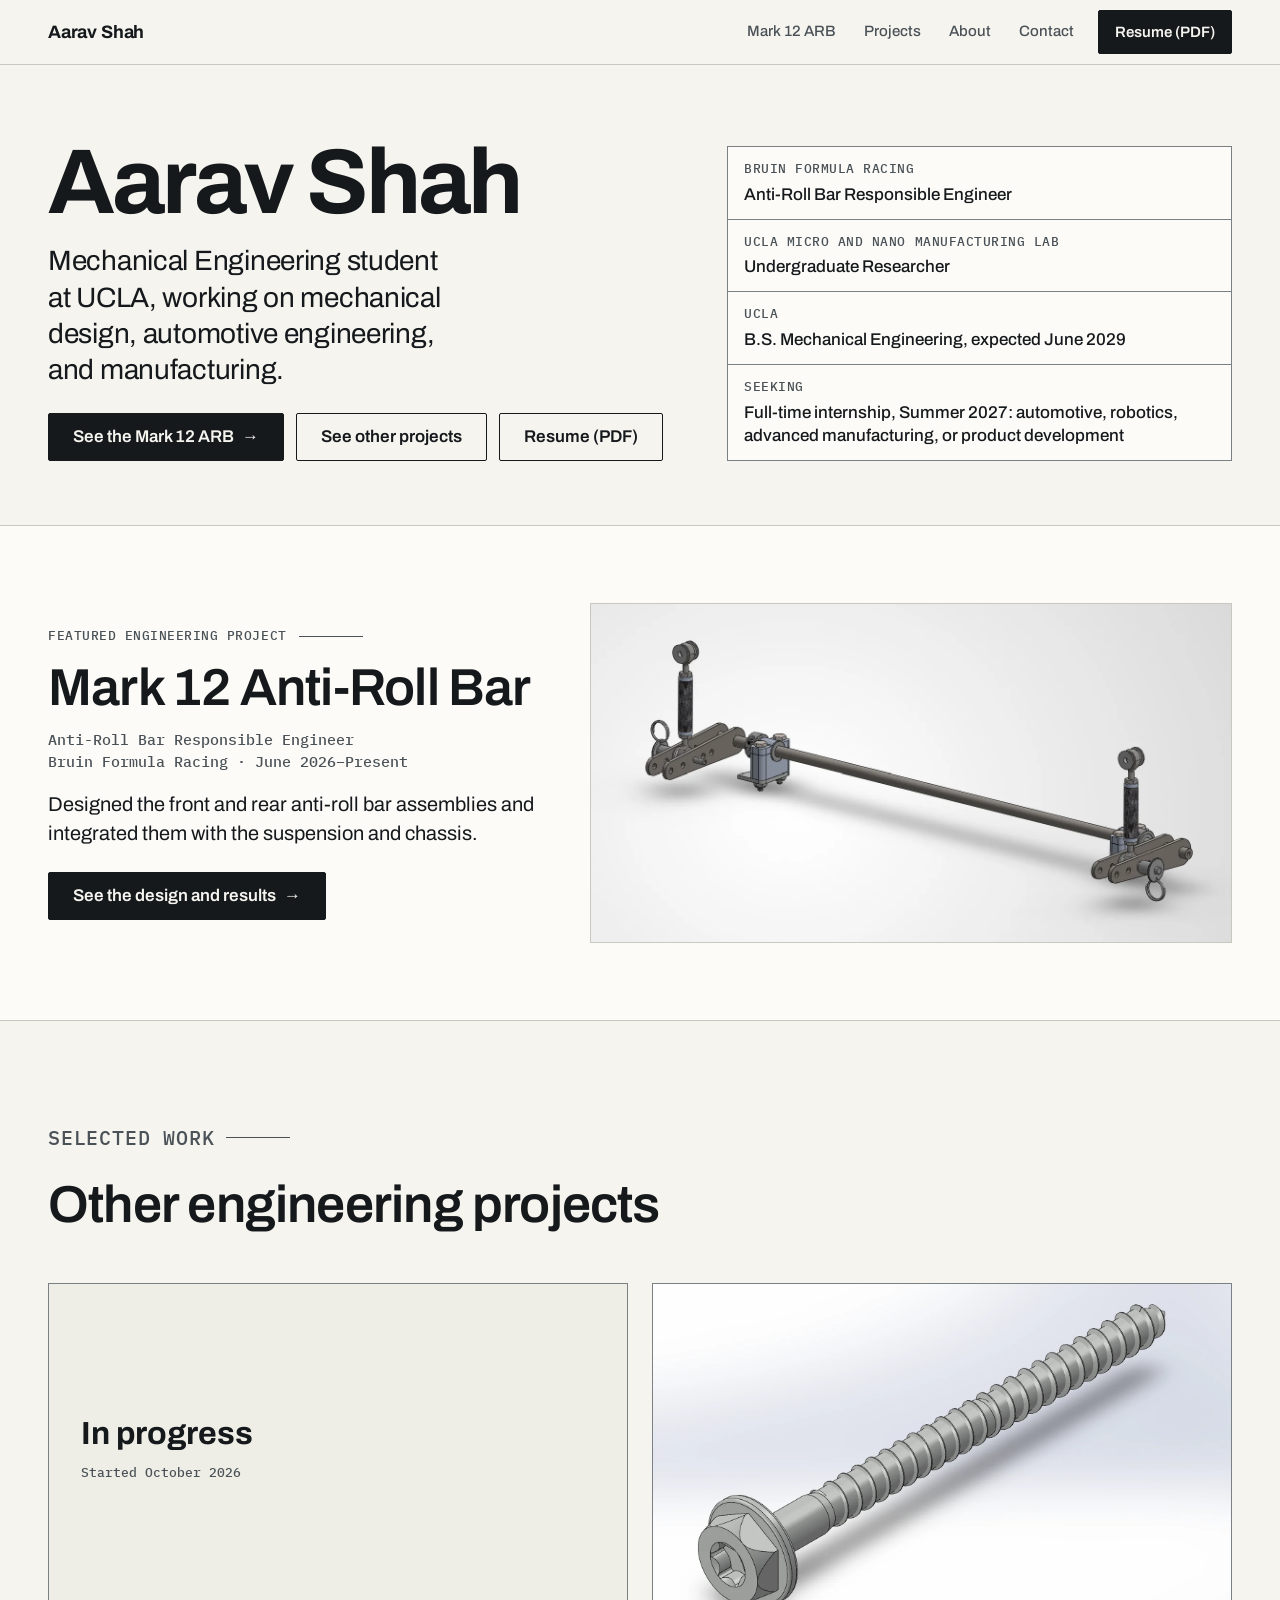
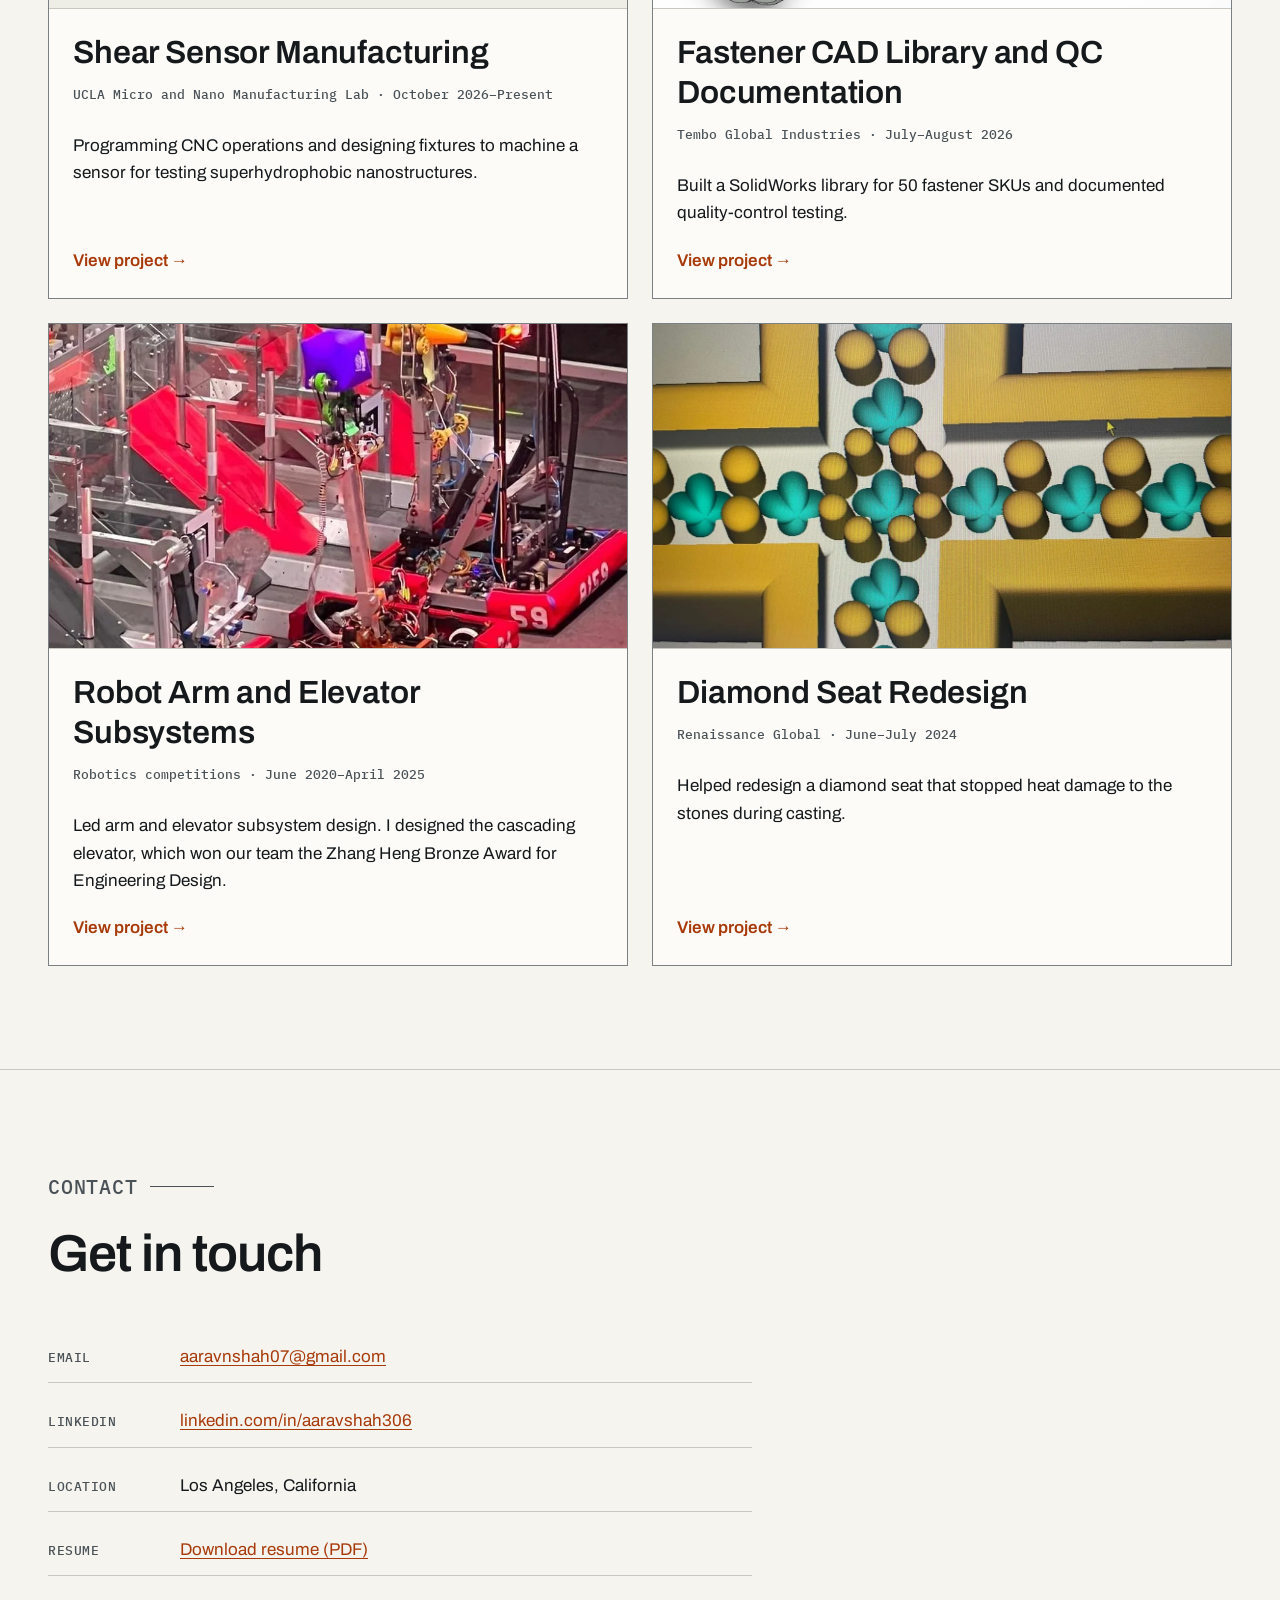
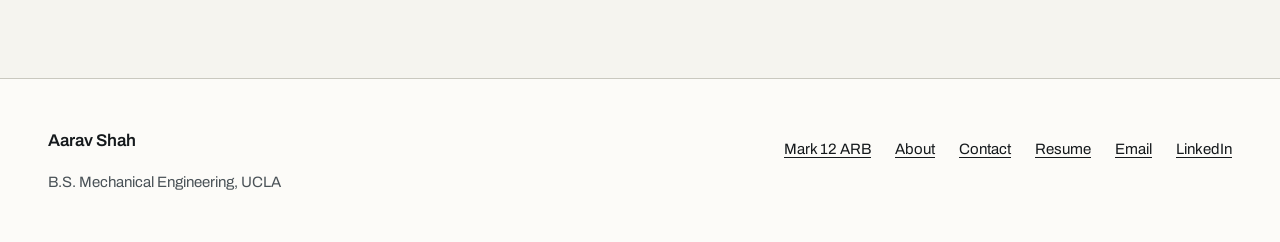
<file: index.html>
<!doctype html>
<html lang="en">
<head>
  <meta charset="utf-8">
  <meta name="viewport" content="width=device-width, initial-scale=1">
  <title>Aarav Shah | Mechanical Engineering Portfolio</title>
  <meta name="description" content="Engineering portfolio of Aarav Shah, a UCLA Mechanical Engineering student and Anti-Roll Bar Responsible Engineer at Bruin Formula Racing.">
  <meta name="author" content="Aarav Shah">
  <meta name="theme-color" content="#f5f4ef">
  <link rel="canonical" href="https://aaravshah07.github.io/Aarav-Portfolio/">
  <meta property="og:url" content="https://aaravshah07.github.io/Aarav-Portfolio/">
  <meta property="og:image" content="https://aaravshah07.github.io/Aarav-Portfolio/assets/images/about/aarav-shah-preview.jpg">
  <meta property="og:image:width" content="400">
  <meta property="og:image:height" content="400">
  <meta property="og:image:alt" content="Aarav Shah">
  <meta property="og:title" content="Aarav Shah | Mechanical Engineering Portfolio">
  <meta property="og:description" content="Mechanical design and manufacturing work, led by the Mark 12 anti-roll bar at Bruin Formula Racing.">
  <meta property="og:type" content="website">
  <link rel="icon" href="assets/images/favicon.svg" type="image/svg+xml">
  <link rel="preload" href="assets/fonts/archivo-700.woff2" as="font" type="font/woff2" crossorigin>
  <link rel="stylesheet" href="assets/css/site.css">
  <script>document.documentElement.classList.add("js");</script>
  <script src="assets/js/site.js" defer></script>
  <script type="application/ld+json">
  {
    "@context": "https://schema.org",
    "@type": "Person",
    "name": "Aarav Shah",
    "description": "UCLA Mechanical Engineering student and Anti-Roll Bar Responsible Engineer at Bruin Formula Racing.",
    "affiliation": { "@type": "CollegeOrUniversity", "name": "University of California, Los Angeles" },
    "knowsAbout": ["Mechanical design", "Automotive engineering", "Manufacturing"]
  }
  </script>
</head>
<body>
  <a class="skip-link" href="#main">Skip to main content</a>

  <header class="site-header">
    <div class="wrap header-inner">
      <a class="site-name" href="index.html" aria-current="page">Aarav Shah</a>
      <button class="nav-toggle" type="button" aria-expanded="false" aria-controls="site-nav">Menu</button>
      <nav class="site-nav" id="site-nav" aria-label="Main">
        <ul class="nav-list">
          <li><a href="projects/mark-12-arb.html">Mark 12 ARB</a></li>
          <li><a href="#projects">Projects</a></li>
          <li><a href="about.html">About</a></li>
          <li><a href="#contact">Contact</a></li>
          <li><a class="nav-resume" href="assets/documents/aarav-shah-resume.pdf" download>Resume (PDF)</a></li>
        </ul>
      </nav>
    </div>
  </header>

  <main id="main" tabindex="-1">

    <section class="hero" aria-labelledby="page-title">
      <div class="wrap hero-grid">
        <div>
          <h1 id="page-title">Aarav Shah</h1>
          <p class="hero-lede">Mechanical Engineering student at UCLA, working on mechanical design, automotive engineering, and manufacturing.</p>
          <div class="hero-actions">
            <a class="button button-primary" href="projects/mark-12-arb.html">See the Mark 12 ARB <span class="arrow" aria-hidden="true">&rarr;</span></a>
            <a class="button button-secondary" href="#projects">See other projects</a>
            <a class="button button-secondary" href="assets/documents/aarav-shah-resume.pdf" download>Resume (PDF)</a>
          </div>
        </div>
        <dl class="title-block hero-meta">
          <div><dt>Bruin Formula Racing</dt><dd>Anti-Roll Bar Responsible Engineer</dd></div>
          <div><dt>UCLA Micro and Nano Manufacturing Lab</dt><dd>Undergraduate Researcher</dd></div>
          <div><dt>UCLA</dt><dd>B.S. Mechanical Engineering, expected June 2029</dd></div>
          <div><dt>Seeking</dt><dd>Full-time internship, Summer 2027: automotive, robotics, advanced manufacturing, or product development</dd></div>
        </dl>
      </div>
    </section>

    <section class="feature" id="mark-12" aria-labelledby="mark-12-title">
      <div class="wrap">
        <div class="feature-top">
          <div>
            <p class="eyebrow">Featured engineering project</p>
            <h2 id="mark-12-title">Mark 12 Anti-Roll Bar</h2>
            <p class="feature-role">Anti-Roll Bar Responsible Engineer<br>Bruin Formula Racing · June 2026–Present</p>
            <p class="feature-summary">Designed the front and rear anti-roll bar assemblies and integrated them with the suspension and chassis.</p>
            <p class="feature-cta"><a class="button button-primary" href="projects/mark-12-arb.html">See the design and results <span class="arrow" aria-hidden="true">&rarr;</span></a></p>
          </div>
          <figure class="figure">
            <img src="assets/images/mark-12/front-arb.webp" width="1342" height="710" loading="lazy"
                 alt="CAD render of the Mark 12 front anti-roll bar: a torsion bar held in bearing blocks, with straight lever arms and adjustable drop links at each end.">
          </figure>
        </div>
      </div>
    </section>

    <section class="section" id="projects" aria-labelledby="projects-title">
      <div class="wrap">
        <div class="section-head">
          <p class="eyebrow">Selected work</p>
          <h2 id="projects-title">Other engineering projects</h2>
        </div>
        <div class="project-grid">

          <article class="project-card">
            <!-- Text panel until real images exist. To add one later: save assets/images/shear-sensor/shear-sensor.webp and swap this div for an img tag with class="card-media", width, height, loading="lazy", and alt="". -->
            <div class="card-media card-media-text">
              <p>In progress</p>
              <p>Started October 2026</p>
            </div>
            <div class="project-card-body">
              <h3><a href="projects/shear-sensor.html">Shear Sensor Manufacturing</a></h3>
              <p class="card-meta">UCLA Micro and Nano Manufacturing Lab · October 2026–Present</p>
              <p>Programming CNC operations and designing fixtures to machine a sensor for testing superhydrophobic nanostructures.</p>
              <p class="card-more" aria-hidden="true">View project <span class="arrow">&rarr;</span></p>
            </div>
          </article>

          <article class="project-card">
            <img class="card-media" src="assets/images/tembo/fastener-cad-library.webp" width="1600" height="1105" loading="lazy" alt="">
            <div class="project-card-body">
              <h3><a href="projects/tembo-fastener-library.html">Fastener CAD Library and QC Documentation</a></h3>
              <p class="card-meta">Tembo Global Industries · July–August 2026</p>
              <p>Built a SolidWorks library for 50 fastener SKUs and documented quality-control testing.</p>
              <p class="card-more" aria-hidden="true">View project <span class="arrow">&rarr;</span></p>
            </div>
          </article>

          <article class="project-card">
            <img class="card-media" src="assets/images/robotics/frc-2023-on-field.webp" width="960" height="723" loading="lazy" alt="">
            <div class="project-card-body">
              <h3><a href="projects/robotics-subsystems.html">Robot Arm and Elevator Subsystems</a></h3>
              <p class="card-meta">Robotics competitions · June 2020–April 2025</p>
              <p>Led arm and elevator subsystem design. I designed the cascading elevator, which won our team the Zhang Heng Bronze Award for Engineering Design.</p>
              <p class="card-more" aria-hidden="true">View project <span class="arrow">&rarr;</span></p>
            </div>
          </article>

          <article class="project-card">
            <img class="card-media" src="assets/images/renaissance/diamond-seat.webp" width="1200" height="900" loading="lazy" alt="">
            <div class="project-card-body">
              <h3><a href="projects/renaissance-diamond-seat.html">Diamond Seat Redesign</a></h3>
              <p class="card-meta">Renaissance Global · June–July 2024</p>
              <p>Helped redesign a diamond seat that stopped heat damage to the stones during casting.</p>
              <p class="card-more" aria-hidden="true">View project <span class="arrow">&rarr;</span></p>
            </div>
          </article>

        </div>
      </div>
    </section>

    <section class="section" id="contact" aria-labelledby="contact-title">
      <div class="wrap">
        <div class="section-head">
          <p class="eyebrow">Contact</p>
          <h2 id="contact-title">Get in touch</h2>
        </div>
        <ul class="contact-list">
          <li><strong>Email</strong> <span><a href="mailto:aaravnshah07@gmail.com">aaravnshah07@gmail.com</a></span></li>
          <li><strong>LinkedIn</strong> <span><a href="https://www.linkedin.com/in/aaravshah306/">linkedin.com/in/aaravshah306</a></span></li>
          <li><strong>Location</strong> <span>Los Angeles, California</span></li>
          <li><strong>Resume</strong> <span><a href="assets/documents/aarav-shah-resume.pdf" download>Download resume (PDF)</a></span></li>
        </ul>
      </div>
    </section>

  </main>

  <footer class="site-footer">
    <div class="wrap footer-inner">
      <div>
        <p class="footer-name">Aarav Shah</p>
        <p>B.S. Mechanical Engineering, UCLA</p>
      </div>
      <nav aria-label="Footer">
        <ul class="footer-links">
          <li><a href="projects/mark-12-arb.html">Mark 12 ARB</a></li>
          <li><a href="about.html">About</a></li>
          <li><a href="index.html#contact">Contact</a></li>
          <li><a href="assets/documents/aarav-shah-resume.pdf" download>Resume</a></li>
          <li><a href="mailto:aaravnshah07@gmail.com">Email</a></li>
          <li><a href="https://www.linkedin.com/in/aaravshah306/">LinkedIn</a></li>
        </ul>
      </nav>
    </div>
  </footer>
</body>
</html>
</file>
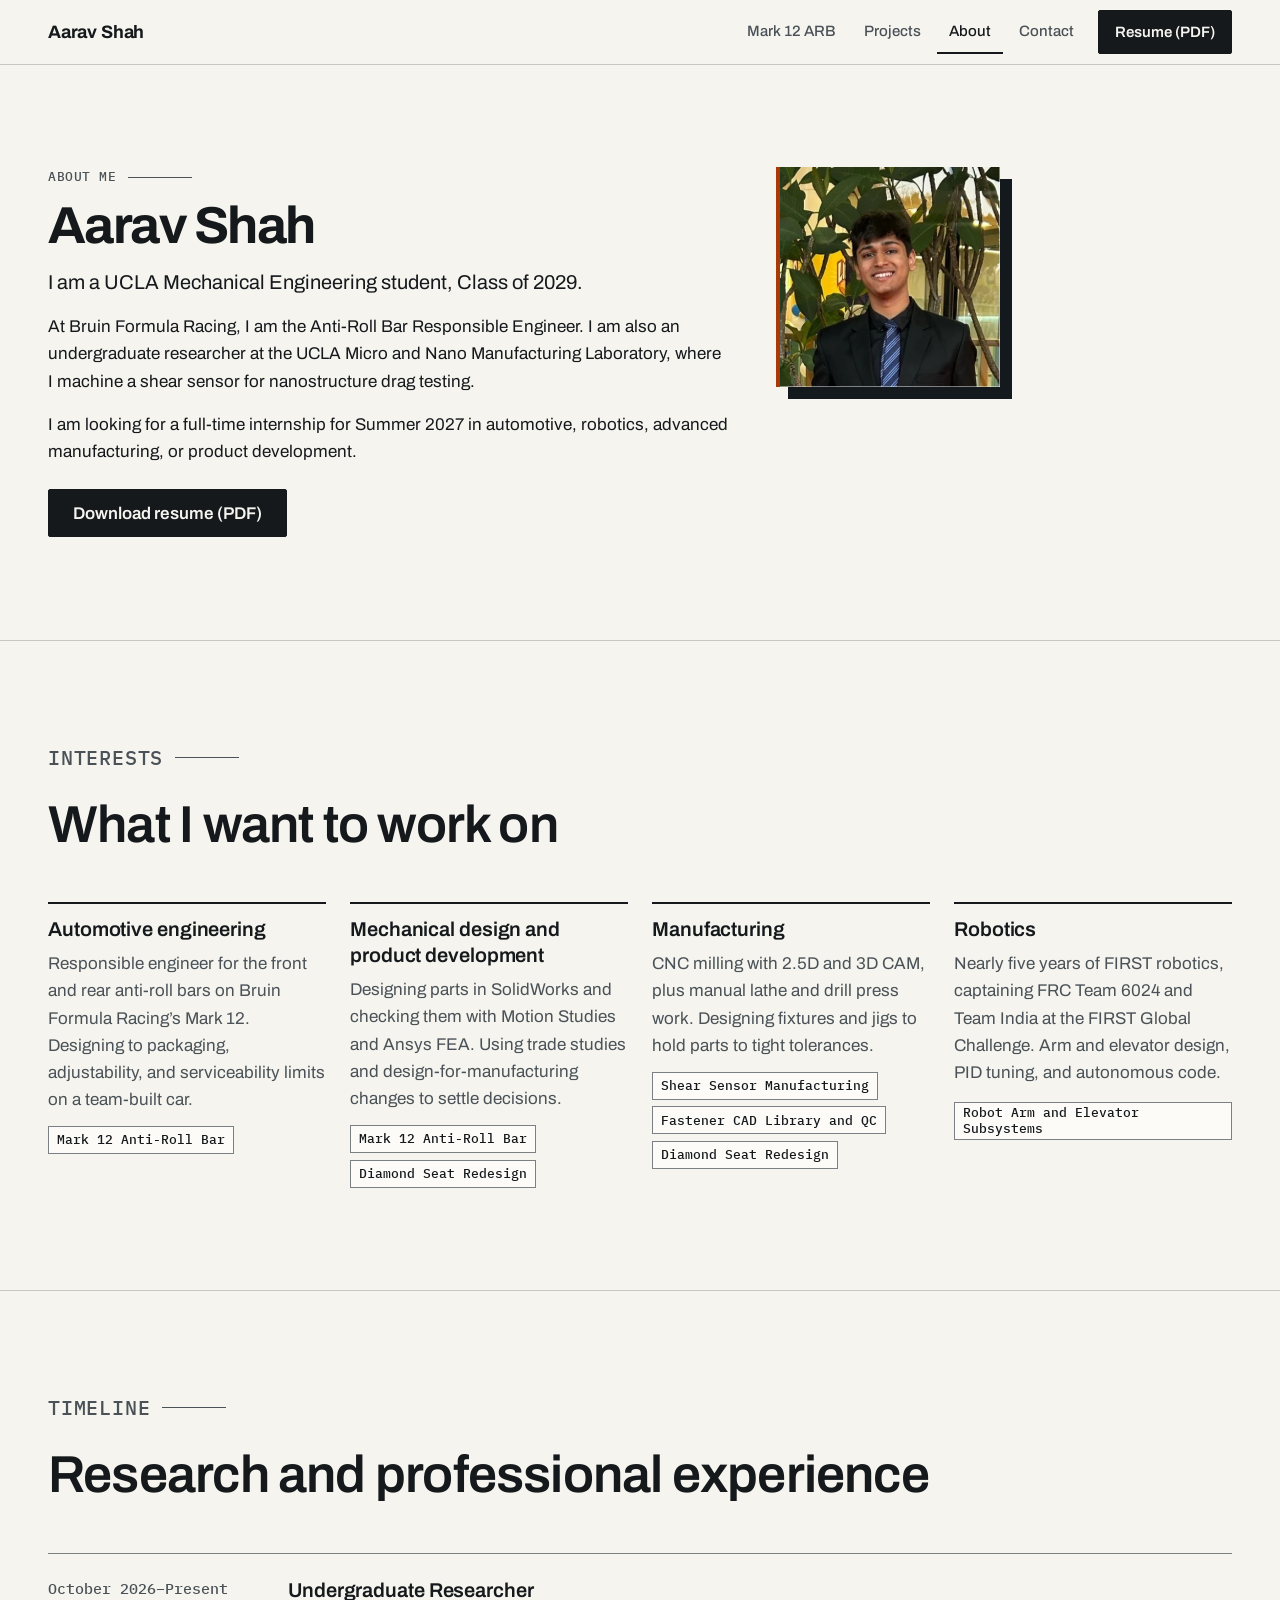
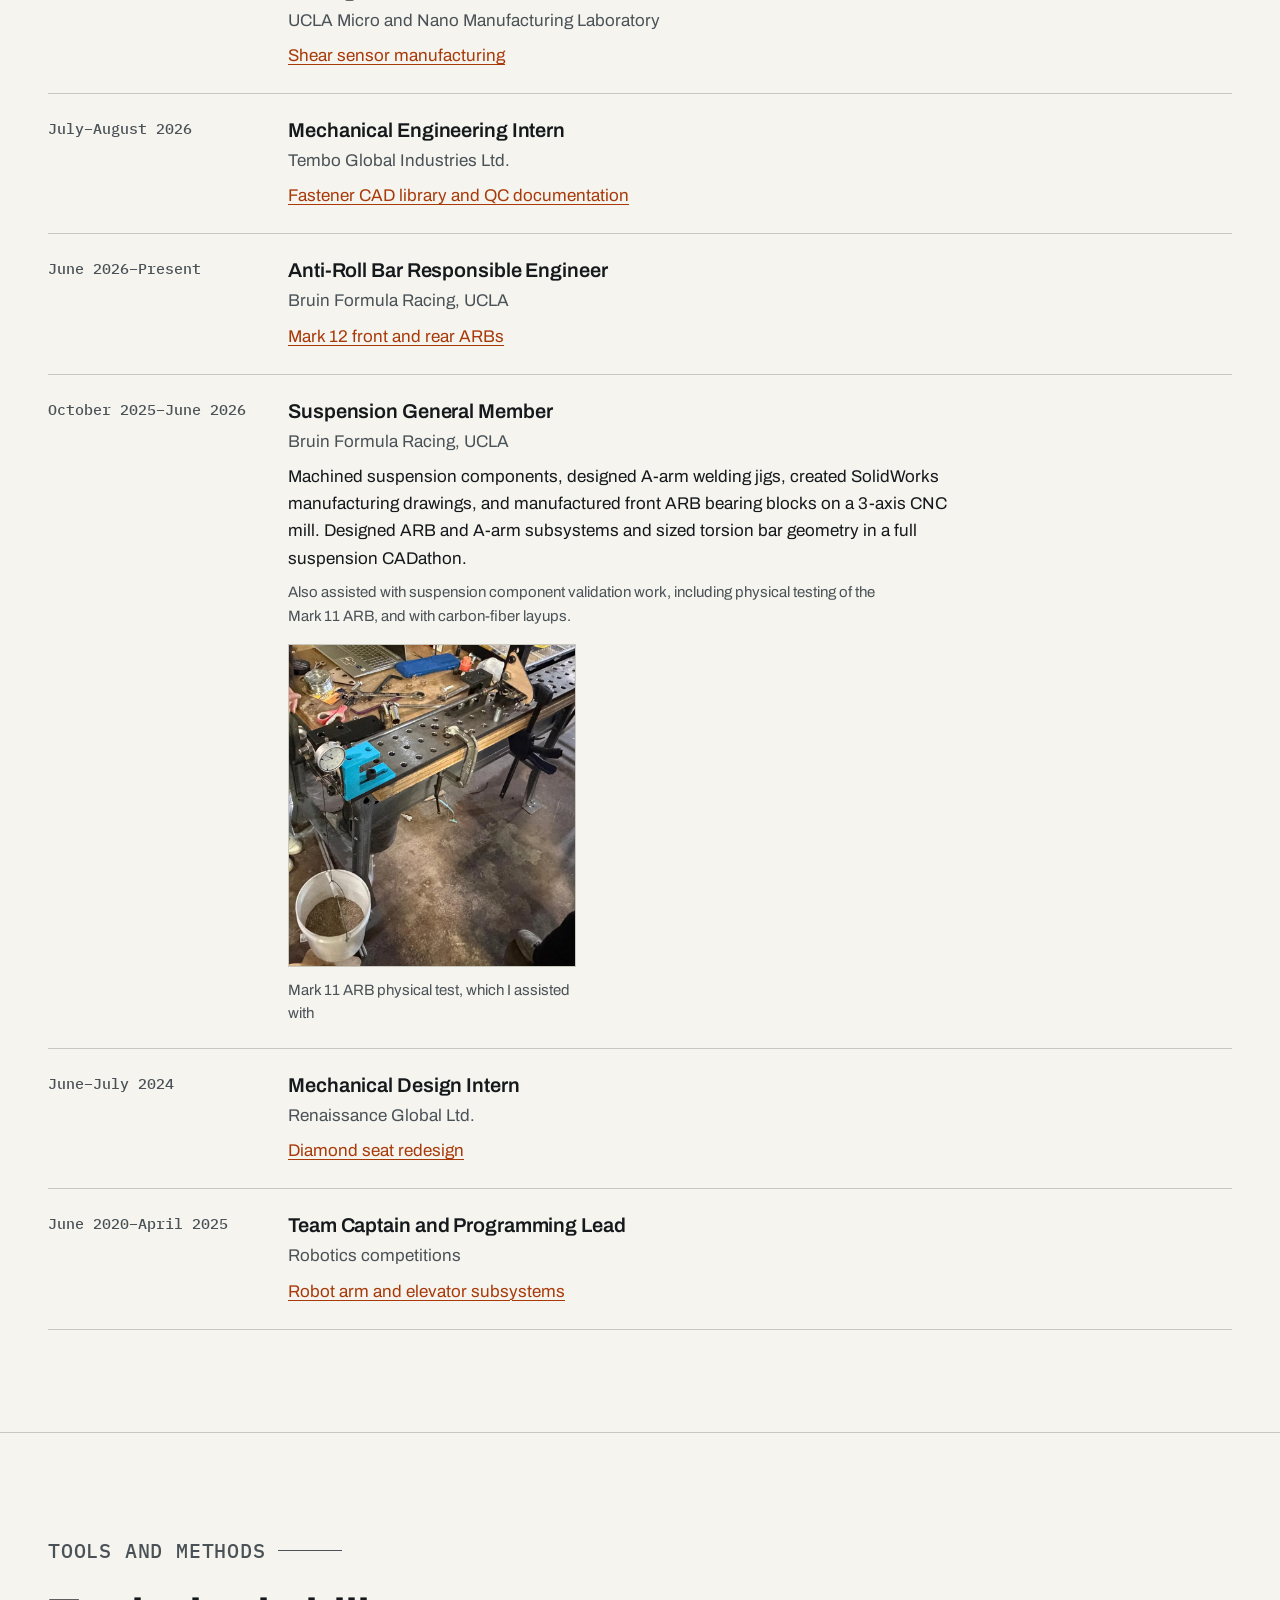
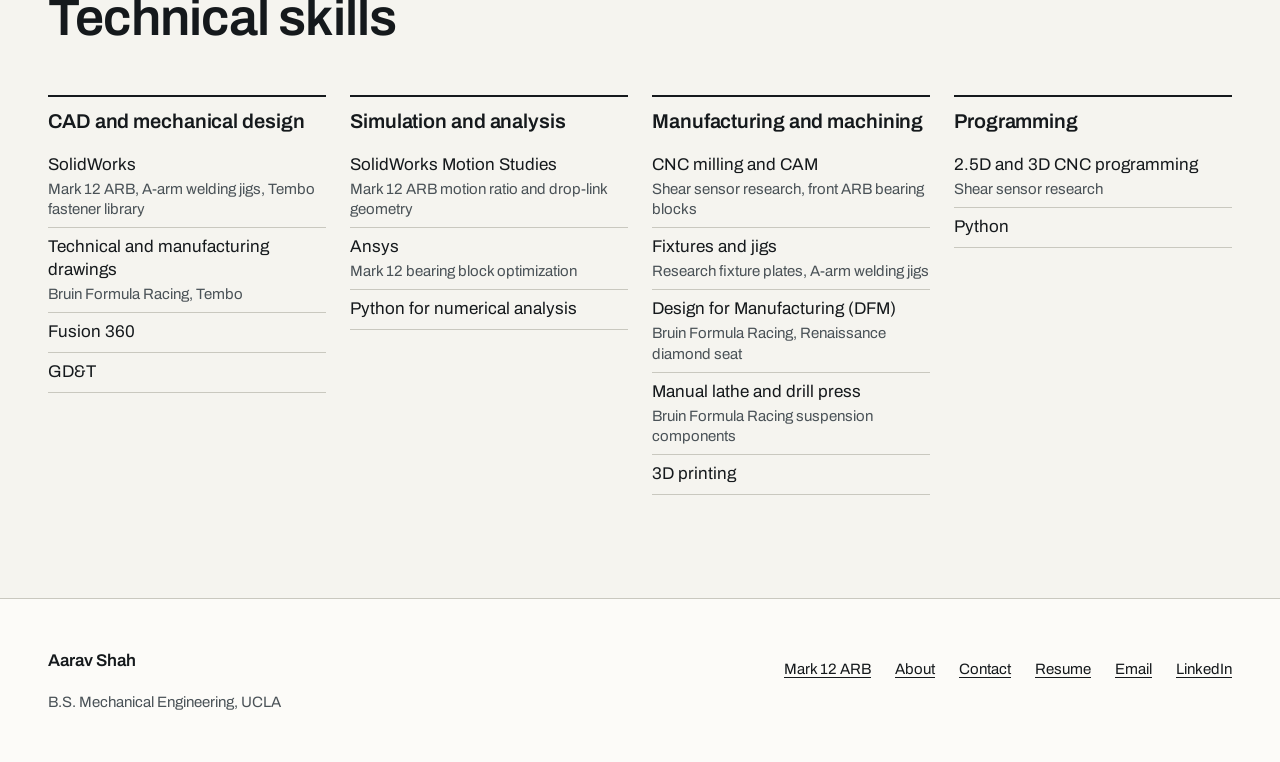
<file: about.html>
<!doctype html>
<html lang="en">
<head>
  <meta charset="utf-8">
  <meta name="viewport" content="width=device-width, initial-scale=1">
  <title>About | Aarav Shah</title>
  <meta name="description" content="About Aarav Shah: UCLA Mechanical Engineering student, engineering interests, experience, and technical skills.">
  <meta name="author" content="Aarav Shah">
  <meta name="theme-color" content="#f5f4ef">
  <link rel="canonical" href="https://aaravshah07.github.io/Aarav-Portfolio/about.html">
  <meta property="og:url" content="https://aaravshah07.github.io/Aarav-Portfolio/about.html">
  <meta property="og:image" content="https://aaravshah07.github.io/Aarav-Portfolio/assets/images/about/aarav-shah-preview.jpg">
  <meta property="og:image:width" content="400">
  <meta property="og:image:height" content="400">
  <meta property="og:image:alt" content="Aarav Shah">
  <meta property="og:title" content="About | Aarav Shah">
  <meta property="og:description" content="Engineering interests, experience, and technical skills.">
  <meta property="og:type" content="website">
  <link rel="icon" href="assets/images/favicon.svg" type="image/svg+xml">
  <link rel="preload" href="assets/fonts/archivo-700.woff2" as="font" type="font/woff2" crossorigin>
  <link rel="stylesheet" href="assets/css/site.css">
  <script>document.documentElement.classList.add("js");</script>
  <script src="assets/js/site.js" defer></script>
</head>
<body>
  <a class="skip-link" href="#main">Skip to main content</a>

  <header class="site-header">
    <div class="wrap header-inner">
      <a class="site-name" href="index.html">Aarav Shah</a>
      <button class="nav-toggle" type="button" aria-expanded="false" aria-controls="site-nav">Menu</button>
      <nav class="site-nav" id="site-nav" aria-label="Main">
        <ul class="nav-list">
          <li><a href="projects/mark-12-arb.html">Mark 12 ARB</a></li>
          <li><a href="index.html#projects">Projects</a></li>
          <li><a href="about.html" aria-current="page">About</a></li>
          <li><a href="index.html#contact">Contact</a></li>
          <li><a class="nav-resume" href="assets/documents/aarav-shah-resume.pdf" download>Resume (PDF)</a></li>
        </ul>
      </nav>
    </div>
  </header>

  <main id="main" tabindex="-1">

    <section class="section about-intro-section" aria-labelledby="page-title">
      <div class="wrap about-intro">
        <div class="prose">
          <p class="eyebrow">About me</p>
          <h1 id="page-title">Aarav Shah</h1>
          <p class="about-lede">I am a UCLA Mechanical Engineering student, Class of 2029.</p>
          <p>At Bruin Formula Racing, I am the Anti-Roll Bar Responsible Engineer. I am also an undergraduate researcher at the UCLA Micro and Nano Manufacturing Laboratory, where I machine a shear sensor for nanostructure drag testing.</p>
          <p>I am looking for a full-time internship for Summer 2027 in automotive, robotics, advanced manufacturing, or product development.</p>
          <div class="hero-actions">
            <a class="button button-primary" href="assets/documents/aarav-shah-resume.pdf" download>Download resume (PDF)</a>
          </div>
        </div>
        <figure class="about-photo">
          <img src="assets/images/about/aarav-shah.webp" width="400" height="400" alt="Portrait of Aarav Shah">
        </figure>
      </div>
    </section>


    <section class="section" id="focus" aria-labelledby="focus-title">
      <div class="wrap">
        <div class="section-head">
          <p class="eyebrow">Interests</p>
          <h2 id="focus-title">What I want to work on</h2>
        </div>
        <ul class="focus-grid">
          <li>
            <h3>Automotive engineering</h3>
            <p>Responsible engineer for the front and rear anti-roll bars on Bruin Formula Racing&rsquo;s Mark 12. Designing to packaging, adjustability, and serviceability limits on a team-built car.</p>
            <ul class="tag-list" aria-label="Related projects">
              <li><a href="projects/mark-12-arb.html">Mark 12 Anti-Roll Bar</a></li>
            </ul>
          </li>
          <li>
            <h3>Mechanical design and product development</h3>
            <p>Designing parts in SolidWorks and checking them with Motion Studies and Ansys FEA. Using trade studies and design-for-manufacturing changes to settle decisions.</p>
            <ul class="tag-list" aria-label="Related projects">
              <li><a href="projects/mark-12-arb.html">Mark 12 Anti-Roll Bar</a></li>
              <li><a href="projects/renaissance-diamond-seat.html">Diamond Seat Redesign</a></li>
            </ul>
          </li>
          <li>
            <h3>Manufacturing</h3>
            <p>CNC milling with 2.5D and 3D CAM, plus manual lathe and drill press work. Designing fixtures and jigs to hold parts to tight tolerances.</p>
            <ul class="tag-list" aria-label="Related projects">
              <li><a href="projects/shear-sensor.html">Shear Sensor Manufacturing</a></li>
              <li><a href="projects/tembo-fastener-library.html">Fastener CAD Library and QC</a></li>
              <li><a href="projects/renaissance-diamond-seat.html">Diamond Seat Redesign</a></li>
            </ul>
          </li>
          <li>
            <h3>Robotics</h3>
            <p>Nearly five years of FIRST robotics, captaining FRC Team 6024 and Team India at the FIRST Global Challenge. Arm and elevator design, PID tuning, and autonomous code.</p>
            <ul class="tag-list" aria-label="Related projects">
              <li><a href="projects/robotics-subsystems.html">Robot Arm and Elevator Subsystems</a></li>
            </ul>
          </li>
        </ul>
      </div>
    </section>

    <section class="section" id="experience" aria-labelledby="experience-title">
      <div class="wrap">
        <div class="section-head">
          <p class="eyebrow">Timeline</p>
          <h2 id="experience-title">Research and professional experience</h2>
        </div>
        <ol class="timeline">
          <li>
            <p class="timeline-dates">October 2026–Present</p>
            <div class="timeline-body">
              <h3>Undergraduate Researcher</h3>
              <p class="timeline-org">UCLA Micro and Nano Manufacturing Laboratory</p>
              <p><a href="projects/shear-sensor.html">Shear sensor manufacturing</a></p>
            </div>
          </li>
          <li>
            <p class="timeline-dates">July–August 2026</p>
            <div class="timeline-body">
              <h3>Mechanical Engineering Intern</h3>
              <p class="timeline-org">Tembo Global Industries Ltd.</p>
              <p><a href="projects/tembo-fastener-library.html">Fastener CAD library and QC documentation</a></p>
            </div>
          </li>
          <li>
            <p class="timeline-dates">June 2026–Present</p>
            <div class="timeline-body">
              <h3>Anti-Roll Bar Responsible Engineer</h3>
              <p class="timeline-org">Bruin Formula Racing, UCLA</p>
              <p><a href="projects/mark-12-arb.html">Mark 12 front and rear ARBs</a></p>
            </div>
          </li>
          <li>
            <p class="timeline-dates">October 2025–June 2026</p>
            <div class="timeline-body">
              <h3>Suspension General Member</h3>
              <p class="timeline-org">Bruin Formula Racing, UCLA</p>
              <p>Machined suspension components, designed A-arm welding jigs, created SolidWorks manufacturing drawings, and manufactured front ARB bearing blocks on a 3-axis CNC mill. Designed ARB and A-arm subsystems and sized torsion bar geometry in a full suspension CADathon.</p>
              <p class="secondary">Also assisted with suspension component validation work, including physical testing of the Mark 11 ARB, and with carbon-fiber layups.</p>
              <figure class="figure timeline-figure">
                <img src="assets/images/mark-11/arb-validation.webp" width="900" height="1011" loading="lazy"
                     alt="The Mark 11 anti-roll bar clamped to a fixture table for physical testing, with a bucket of weight hanging from the lever arm by a cable and a dial indicator mounted at the loaded end.">
                <figcaption>Mark 11 ARB physical test, which I assisted with</figcaption>
              </figure>
            </div>
          </li>
          <li>
            <p class="timeline-dates">June–July 2024</p>
            <div class="timeline-body">
              <h3>Mechanical Design Intern</h3>
              <p class="timeline-org">Renaissance Global Ltd.</p>
              <p><a href="projects/renaissance-diamond-seat.html">Diamond seat redesign</a></p>
            </div>
          </li>
          <li>
            <p class="timeline-dates">June 2020–April 2025</p>
            <div class="timeline-body">
              <h3>Team Captain and Programming Lead</h3>
              <p class="timeline-org">Robotics competitions</p>
              <p><a href="projects/robotics-subsystems.html">Robot arm and elevator subsystems</a></p>
            </div>
          </li>
        </ol>
      </div>
    </section>

    <section class="section" id="skills" aria-labelledby="skills-title">
      <div class="wrap">
        <div class="section-head">
          <p class="eyebrow">Tools and methods</p>
          <h2 id="skills-title">Technical skills</h2>
        </div>
        <div class="skills-grid">
          <div class="skill-group">
            <h3>CAD and mechanical design</h3>
            <ul>
              <li>SolidWorks <small>Mark 12 ARB, A-arm welding jigs, Tembo fastener library</small></li>
              <li>Technical and manufacturing drawings <small>Bruin Formula Racing, Tembo</small></li>
              <li>Fusion 360</li>
              <li>GD&amp;T</li>
            </ul>
          </div>
          <div class="skill-group">
            <h3>Simulation and analysis</h3>
            <ul>
              <li>SolidWorks Motion Studies <small>Mark 12 ARB motion ratio and drop-link geometry</small></li>
              <li>Ansys <small>Mark 12 bearing block optimization</small></li>
              <li>Python for numerical analysis</li>
            </ul>
          </div>
          <div class="skill-group">
            <h3>Manufacturing and machining</h3>
            <ul>
              <li>CNC milling and CAM <small>Shear sensor research, front ARB bearing blocks</small></li>
              <li>Fixtures and jigs <small>Research fixture plates, A-arm welding jigs</small></li>
              <li>Design for Manufacturing (DFM) <small>Bruin Formula Racing, Renaissance diamond seat</small></li>
              <li>Manual lathe and drill press <small>Bruin Formula Racing suspension components</small></li>
              <li>3D printing</li>
            </ul>
          </div>
          <div class="skill-group">
            <h3>Programming</h3>
            <ul>
              <li>2.5D and 3D CNC programming <small>Shear sensor research</small></li>
              <li>Python</li>
            </ul>
          </div>
        </div>
      </div>
    </section>

  </main>

  <footer class="site-footer">
    <div class="wrap footer-inner">
      <div>
        <p class="footer-name">Aarav Shah</p>
        <p>B.S. Mechanical Engineering, UCLA</p>
      </div>
      <nav aria-label="Footer">
        <ul class="footer-links">
          <li><a href="projects/mark-12-arb.html">Mark 12 ARB</a></li>
          <li><a href="about.html">About</a></li>
          <li><a href="index.html#contact">Contact</a></li>
          <li><a href="assets/documents/aarav-shah-resume.pdf" download>Resume</a></li>
          <li><a href="mailto:aaravnshah07@gmail.com">Email</a></li>
          <li><a href="https://www.linkedin.com/in/aaravshah306/">LinkedIn</a></li>
        </ul>
      </nav>
    </div>
  </footer>
</body>
</html>
</file>
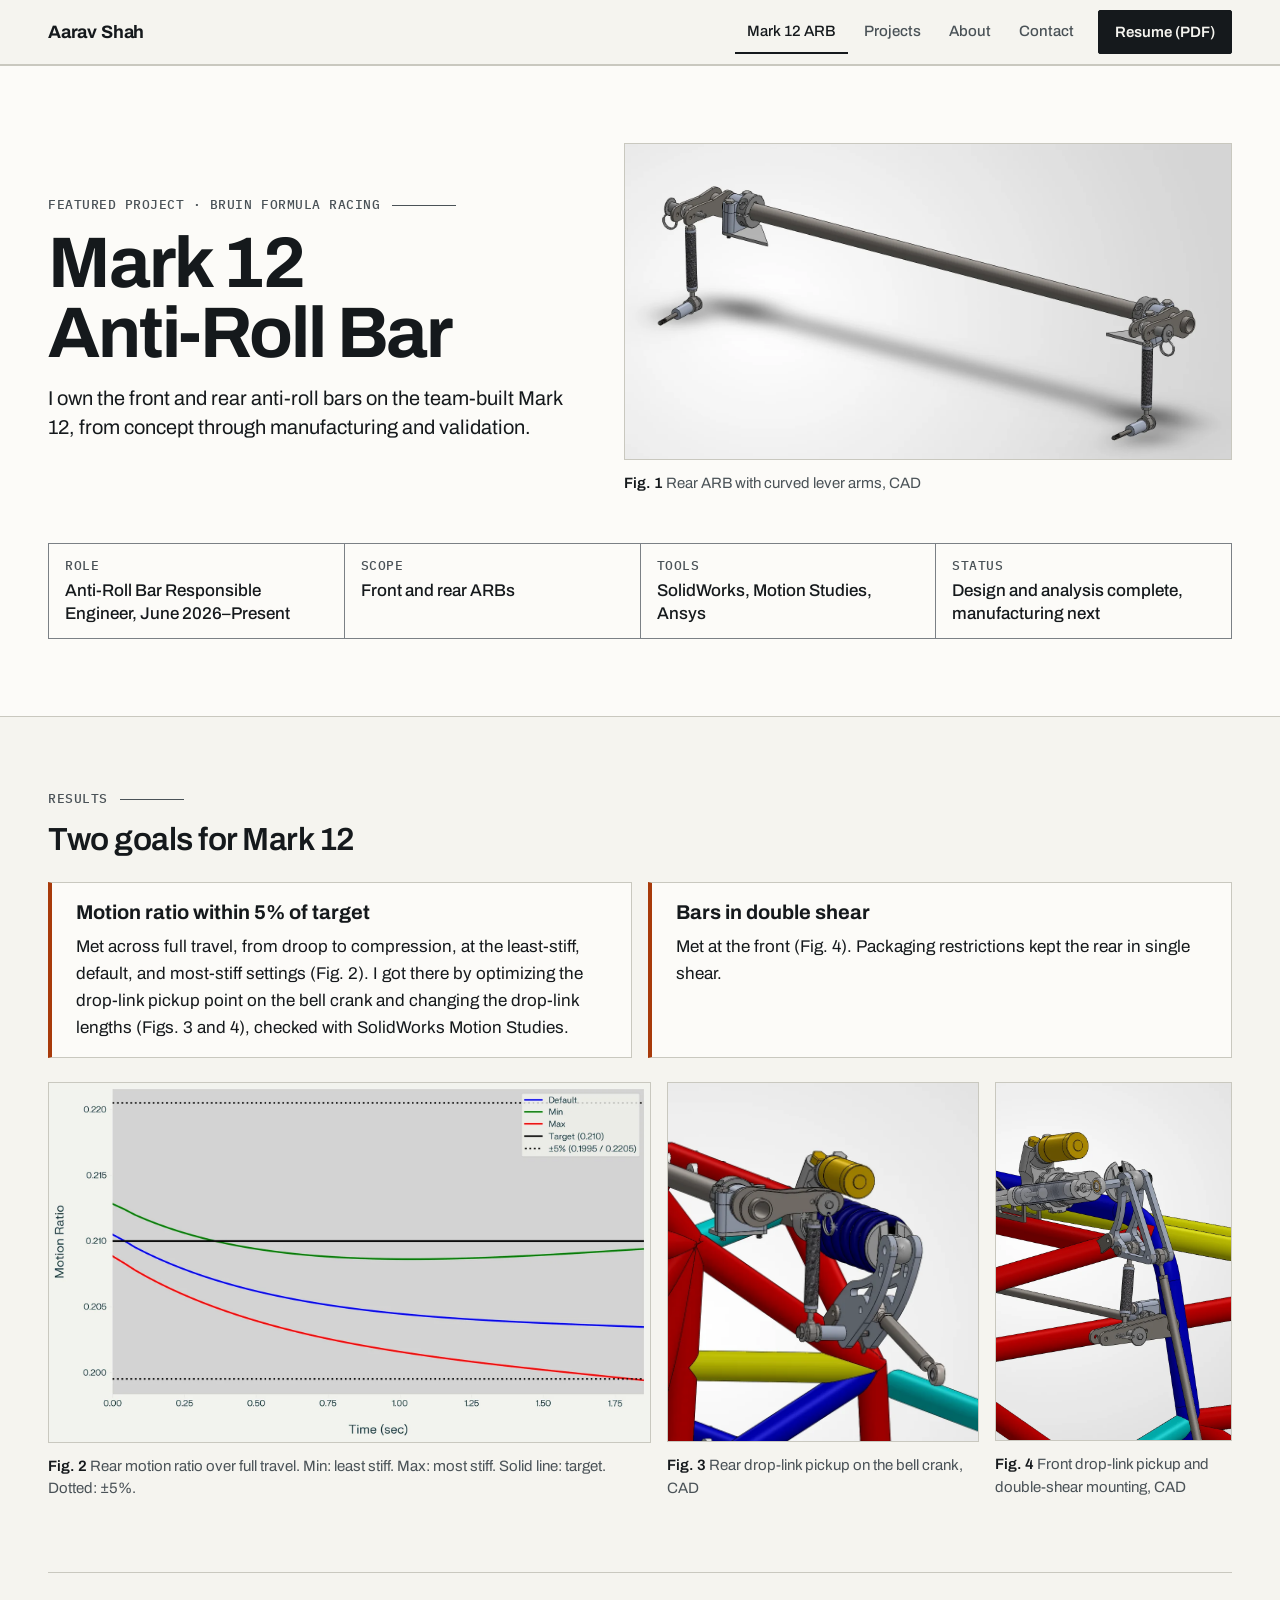
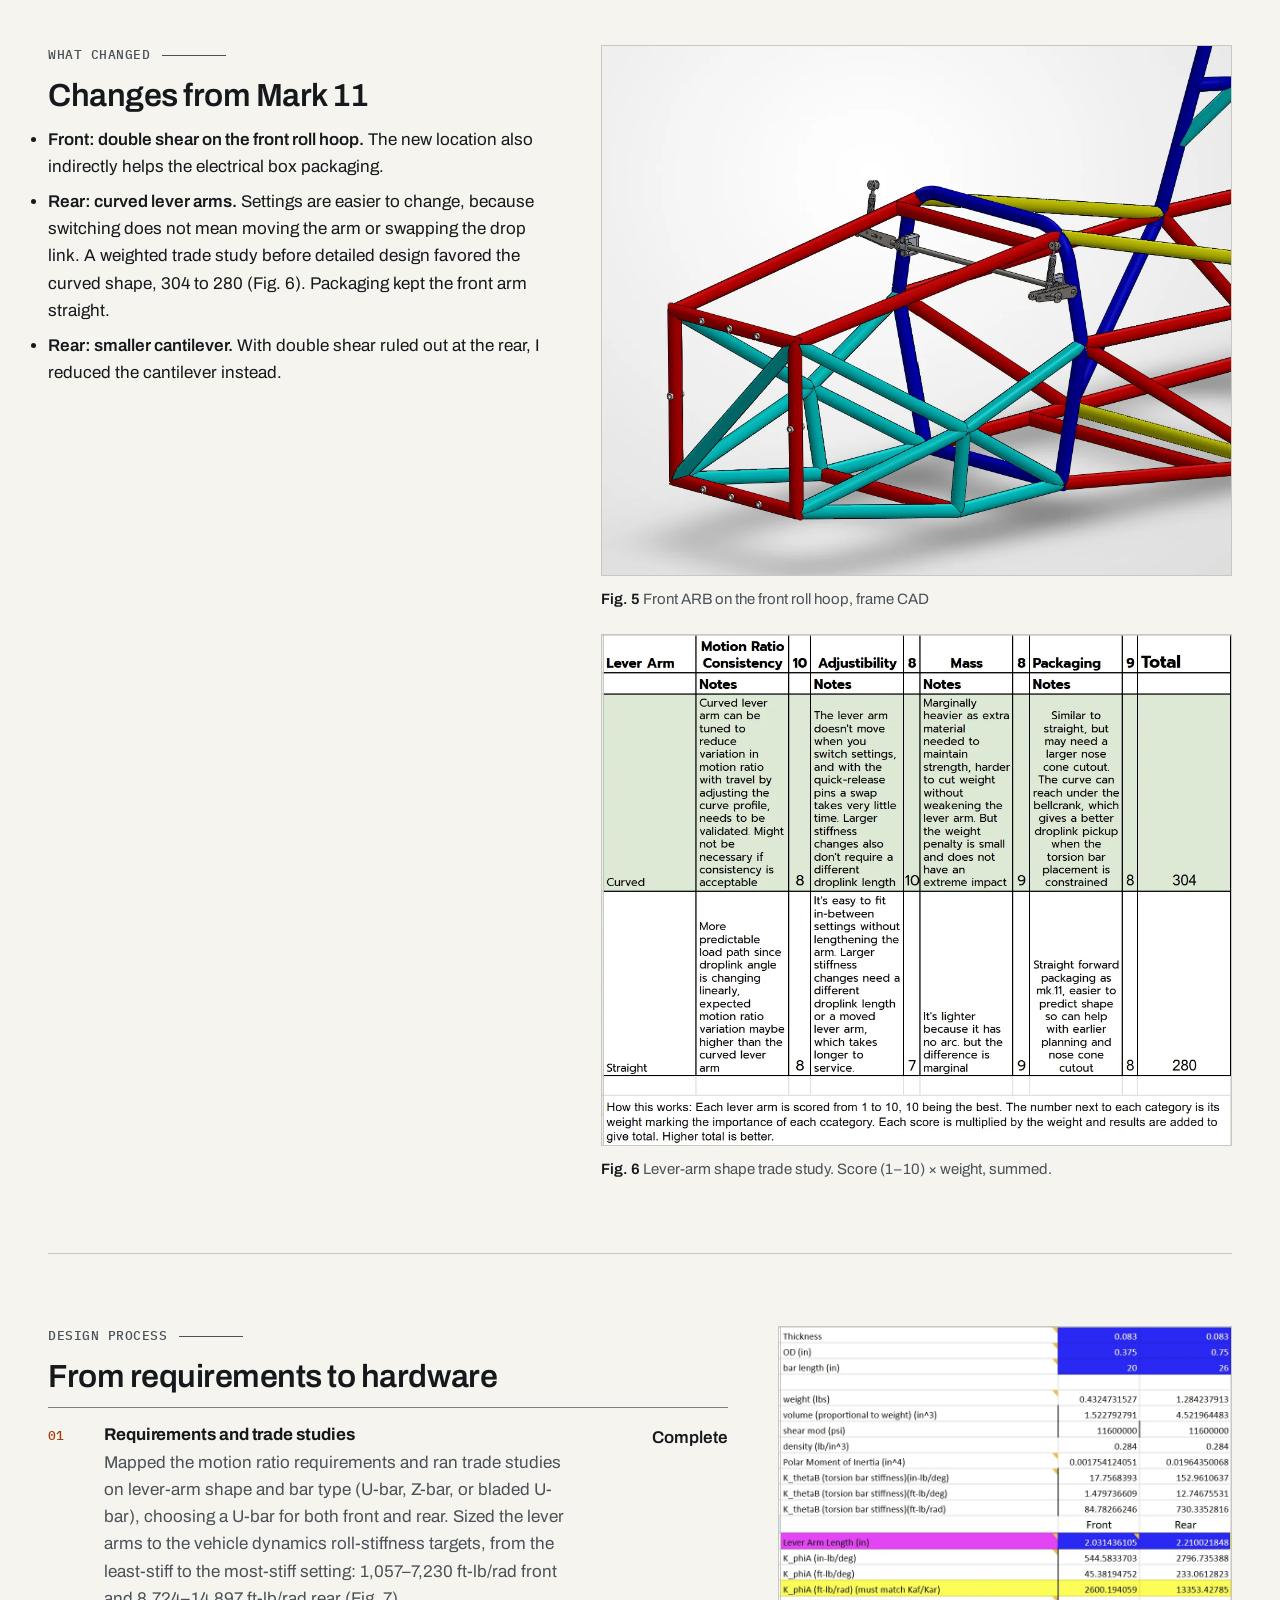
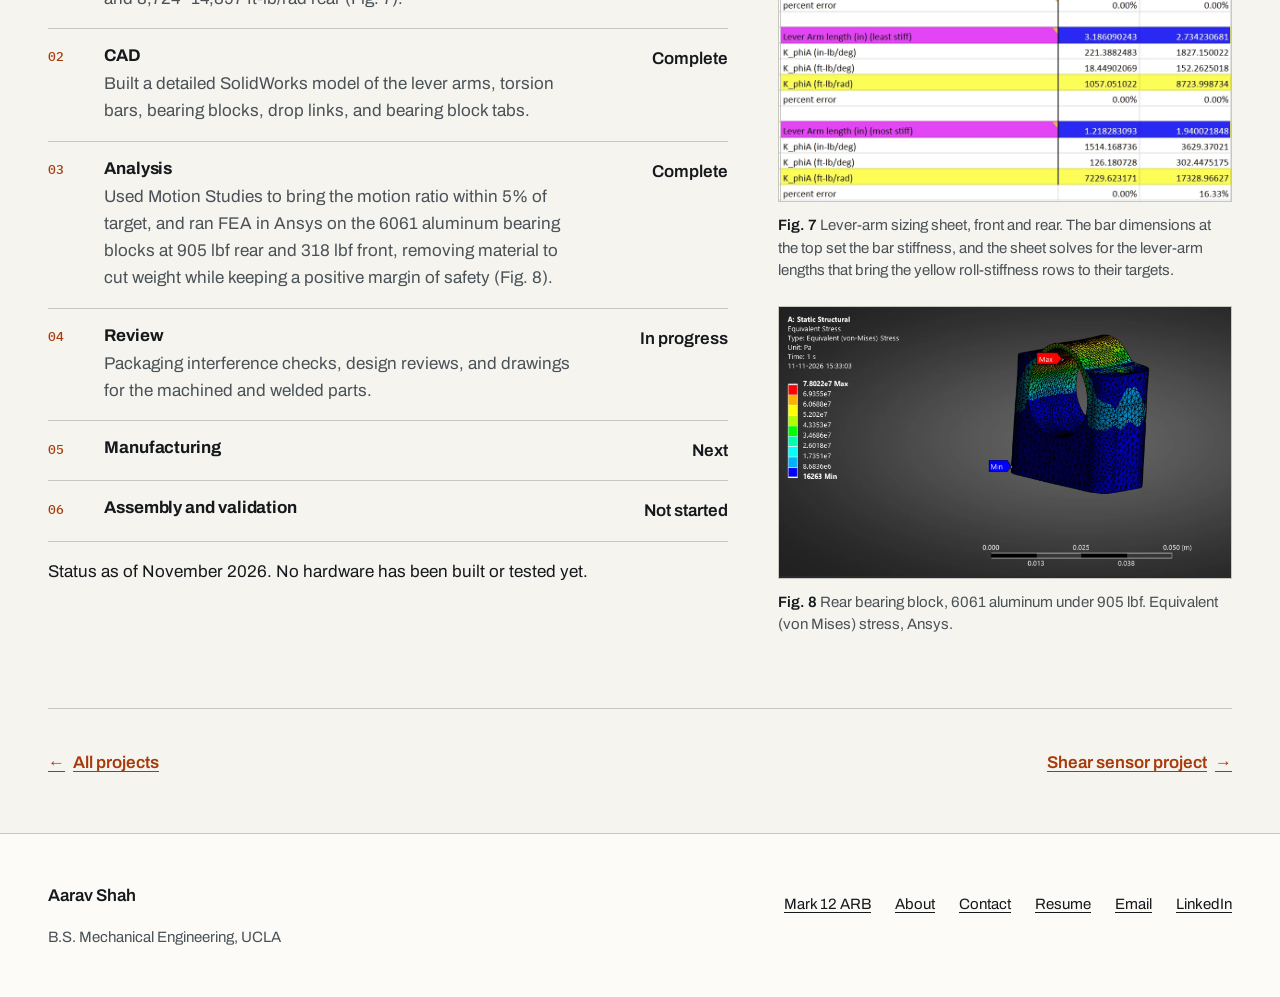
<file: projects/mark-12-arb.html>
<!doctype html>
<html lang="en">
<head>
  <meta charset="utf-8">
  <meta name="viewport" content="width=device-width, initial-scale=1">
  <title>Mark 12 Anti-Roll Bar | Aarav Shah</title>
  <meta name="description" content="Front and rear anti-roll bars for the Bruin Formula Racing Mark 12: lever-arm sizing, motion ratio and drop-link geometry, packaging trade-offs, and current status.">
  <meta name="author" content="Aarav Shah">
  <meta name="theme-color" content="#f5f4ef">
  <link rel="canonical" href="https://aaravshah07.github.io/Aarav-Portfolio/projects/mark-12-arb.html">
  <meta property="og:url" content="https://aaravshah07.github.io/Aarav-Portfolio/projects/mark-12-arb.html">
  <meta property="og:image" content="https://aaravshah07.github.io/Aarav-Portfolio/assets/images/about/aarav-shah-preview.jpg">
  <meta property="og:image:width" content="400">
  <meta property="og:image:height" content="400">
  <meta property="og:image:alt" content="Aarav Shah">
  <meta property="og:title" content="Mark 12 Anti-Roll Bar | Aarav Shah">
  <meta property="og:description" content="Sizing, motion ratio and drop-link geometry, packaging trade-offs, and current status for a Formula SAE anti-roll bar.">
  <meta property="og:type" content="article">
  <link rel="icon" href="../assets/images/favicon.svg" type="image/svg+xml">
  <link rel="preload" href="../assets/fonts/archivo-700.woff2" as="font" type="font/woff2" crossorigin>
  <link rel="stylesheet" href="../assets/css/site.css">
  <script>document.documentElement.classList.add("js");</script>
  <script src="../assets/js/site.js" defer></script>
</head>
<body>
  <a class="skip-link" href="#main">Skip to main content</a>

  <header class="site-header">
    <div class="wrap header-inner">
      <a class="site-name" href="../index.html">Aarav Shah</a>
      <button class="nav-toggle" type="button" aria-expanded="false" aria-controls="site-nav">Menu</button>
      <nav class="site-nav" id="site-nav" aria-label="Main">
        <ul class="nav-list">
          <li><a href="mark-12-arb.html" aria-current="page">Mark 12 ARB</a></li>
          <li><a href="../index.html#projects">Projects</a></li>
          <li><a href="../about.html">About</a></li>
          <li><a href="../index.html#contact">Contact</a></li>
          <li><a class="nav-resume" href="../assets/documents/aarav-shah-resume.pdf" download>Resume (PDF)</a></li>
        </ul>
      </nav>
    </div>
  </header>

  <main id="main" tabindex="-1">

    <div class="feature case-hero">
      <div class="wrap">
        <div class="feature-top">
          <div>
            <p class="eyebrow">Featured project · Bruin Formula Racing</p>
            <h1>Mark 12 <span class="nowrap">Anti-Roll</span> Bar</h1>
            <p class="case-lede">I own the front and rear anti-roll bars on the team-built Mark 12, from concept through manufacturing and validation.</p>
          </div>
          <figure class="figure">
            <img src="../assets/images/mark-12/rear-arb.webp" width="1598" height="832"
                 alt="CAD render of the Mark 12 rear anti-roll bar: a long tube held in two clamp-style bearing blocks, with a curved lever arm, adjustable drop link, and quick-release pin at each end.">
            <figcaption><strong>Fig. 1</strong> Rear ARB with curved lever arms, CAD</figcaption>
          </figure>
        </div>
        <dl class="title-block">
          <div><dt>Role</dt><dd>Anti-Roll Bar Responsible Engineer, June 2026–Present</dd></div>
          <div><dt>Scope</dt><dd>Front and rear ARBs</dd></div>
          <div><dt>Tools</dt><dd>SolidWorks, Motion Studies, Ansys</dd></div>
          <div><dt>Status</dt><dd>Design and analysis complete, manufacturing next</dd></div>
        </dl>
      </div>
    </div>

    <div class="wrap">

      <section class="case-section results-section" aria-labelledby="results-title">
        <div class="case-text">
          <p class="eyebrow">Results</p>
          <h2 id="results-title">Two goals for Mark 12</h2>
          <dl class="result-list result-pair">
            <div>
              <dt>Motion ratio within 5% of target</dt>
              <dd>Met across full travel, from droop to compression, at the least-stiff, default, and most-stiff settings (Fig. 2). I got there by optimizing the drop-link pickup point on the bell crank and changing the drop-link lengths (Figs. 3 and 4), checked with SolidWorks Motion Studies.</dd>
            </div>
            <div>
              <dt>Bars in double shear</dt>
              <dd>Met at the front (Fig. 4). Packaging restrictions kept the rear in single shear.</dd>
            </div>
          </dl>
        </div>
        <div class="case-figures results-figures">
          <figure class="figure">
            <img src="../assets/images/mark-12/rear-motion-ratio.webp" width="1600" height="954" loading="lazy"
                 alt="Line plot of rear ARB motion ratio over a motion study run from full droop to full compression, for the default, least-stiff (Min), and most-stiff (Max) settings. All three stay close to the 0.210 target, between about 0.199 and 0.213.">
            <figcaption><strong>Fig. 2</strong> Rear motion ratio over full travel. Min: least stiff. Max: most stiff. Solid line: target. Dotted: &plusmn;5%.</figcaption>
          </figure>
          <figure class="figure">
            <img src="../assets/images/mark-12/rear-bell-crank-pickup.webp" width="644" height="744" loading="lazy"
                 alt="CAD close-up of the Mark 12 rear suspension: the anti-roll bar lever arm in its bearing block at the top, with an adjustable drop link running down to its pickup point on the bell crank, beside the coilover and pushrod.">
            <figcaption><strong>Fig. 3</strong> Rear drop-link pickup on the bell crank, CAD</figcaption>
          </figure>
          <figure class="figure">
            <img src="../assets/images/mark-12/front-double-shear.webp" width="742" height="1126" loading="lazy"
                 alt="CAD close-up of the Mark 12 front suspension: a drop link runs from its pickup point on the bell crank down to the straight anti-roll bar lever arm, which is mounted in double shear on the frame.">
            <figcaption><strong>Fig. 4</strong> Front drop-link pickup and double-shear mounting, CAD</figcaption>
          </figure>
        </div>
      </section>

      <section class="case-section has-figure" aria-labelledby="changes-title">
        <div class="case-text prose">
          <p class="eyebrow">What changed</p>
          <h2 id="changes-title">Changes from Mark 11</h2>
          <ul>
            <li><strong>Front: double shear on the front roll hoop.</strong> The new location also indirectly helps the electrical box packaging.</li>
            <li><strong>Rear: curved lever arms.</strong> Settings are easier to change, because switching does not mean moving the arm or swapping the drop link. A weighted trade study before detailed design favored the curved shape, 304 to 280 (Fig. 6). Packaging kept the front arm straight.</li>
            <li><strong>Rear: smaller cantilever.</strong> With double shear ruled out at the rear, I reduced the cantilever instead.</li>
          </ul>
        </div>
        <div class="case-figures">
          <figure class="figure">
            <img src="../assets/images/mark-12/front-arb-mounting.webp" width="1030" height="866" loading="lazy"
                 alt="CAD of the front of the Mark 12 frame with the front anti-roll bar running across the front roll hoop, a lever arm and drop link at each end.">
            <figcaption><strong>Fig. 5</strong> Front ARB on the front roll hoop, frame CAD</figcaption>
          </figure>
          <figure class="figure">
            <img src="../assets/images/mark-12/lever-arm-trade-study.webp" width="1098" height="890" loading="lazy"
                 alt="Weighted decision matrix comparing curved and straight lever arms on motion ratio consistency (weight 10), adjustability (8), mass (8), and packaging (9), with notes for each score. Curved totals 304 and straight totals 280.">
            <figcaption><strong>Fig. 6</strong> Lever-arm shape trade study. Score (1&ndash;10) &times; weight, summed.</figcaption>
          </figure>
        </div>
      </section>

      <section class="case-section has-figure figures-narrow" aria-labelledby="process-title">
        <div class="case-text prose">
          <p class="eyebrow">Design process</p>
          <h2 id="process-title">From requirements to hardware</h2>
          <ol class="process-list">
            <li>
              <div>
                <h3>Requirements and trade studies</h3>
                <p>Mapped the motion ratio requirements and ran trade studies on lever-arm shape and bar type (U-bar, Z-bar, or bladed U-bar), choosing a U-bar for both front and rear. Sized the lever arms to the vehicle dynamics roll-stiffness targets, from the least-stiff to the most-stiff setting: 1,057&ndash;7,230 ft-lb/rad front and 8,724&ndash;14,897 ft-lb/rad rear (Fig. 7).</p>
              </div>
              <strong>Complete</strong>
            </li>
            <li>
              <div>
                <h3>CAD</h3>
                <p>Built a detailed SolidWorks model of the lever arms, torsion bars, bearing blocks, drop links, and bearing block tabs.</p>
              </div>
              <strong>Complete</strong>
            </li>
            <li>
              <div>
                <h3>Analysis</h3>
                <p>Used Motion Studies to bring the motion ratio within 5% of target, and ran FEA in Ansys on the 6061 aluminum bearing blocks at 905 lbf rear and 318 lbf front, removing material to cut weight while keeping a positive margin of safety (Fig. 8).</p>
              </div>
              <strong>Complete</strong>
            </li>
            <li>
              <div>
                <h3>Review</h3>
                <p>Packaging interference checks, design reviews, and drawings for the machined and welded parts.</p>
              </div>
              <strong>In progress</strong>
            </li>
            <li>
              <div>
                <h3>Manufacturing</h3>
              </div>
              <strong>Next</strong>
            </li>
            <li>
              <div>
                <h3>Assembly and validation</h3>
              </div>
              <strong>Not started</strong>
            </li>
          </ol>
          <p>Status as of November 2026. No hardware has been built or tested yet.</p>
        </div>
        <div class="case-figures">
          <figure class="figure">
            <img src="../assets/images/mark-12/torsion-bar-sizing.webp" width="978" height="1026" loading="lazy"
                 alt="Spreadsheet with front and rear columns: wall thickness, outer diameter, and bar length as inputs; weight, polar moment of inertia, and torsional stiffness as results; then the lever-arm length and resulting roll stiffness for the target, least-stiff, and most-stiff settings.">
            <figcaption><strong>Fig. 7</strong> Lever-arm sizing sheet, front and rear. The bar dimensions at the top set the bar stiffness, and the sheet solves for the lever-arm lengths that bring the yellow roll-stiffness rows to their targets.</figcaption>
          </figure>
          <figure class="figure">
            <img src="../assets/images/mark-12/rear-bearing-block-ansys.webp" width="1600" height="957" loading="lazy"
                 alt="Ansys static structural result for a rear bearing block under a 905 lbf load, showing equivalent (von Mises) stress on the meshed part. Stress is highest around the top of the bore and low across the base.">
            <figcaption><strong>Fig. 8</strong> Rear bearing block, 6061 aluminum under 905 lbf. Equivalent (von Mises) stress, Ansys.</figcaption>
          </figure>
        </div>
      </section>

    </div>

    <div class="wrap">
      <p class="page-end">
        <a href="../index.html#projects"><span aria-hidden="true">&larr;</span> All projects</a>
        <a href="shear-sensor.html">Shear sensor project <span class="arrow" aria-hidden="true">&rarr;</span></a>
      </p>
    </div>
  </main>

  <footer class="site-footer">
    <div class="wrap footer-inner">
      <div>
        <p class="footer-name">Aarav Shah</p>
        <p>B.S. Mechanical Engineering, UCLA</p>
      </div>
      <nav aria-label="Footer">
        <ul class="footer-links">
          <li><a href="mark-12-arb.html">Mark 12 ARB</a></li>
          <li><a href="../about.html">About</a></li>
          <li><a href="../index.html#contact">Contact</a></li>
          <li><a href="../assets/documents/aarav-shah-resume.pdf" download>Resume</a></li>
          <li><a href="mailto:aaravnshah07@gmail.com">Email</a></li>
          <li><a href="https://www.linkedin.com/in/aaravshah306/">LinkedIn</a></li>
        </ul>
      </nav>
    </div>
  </footer>
</body>
</html>
</file>
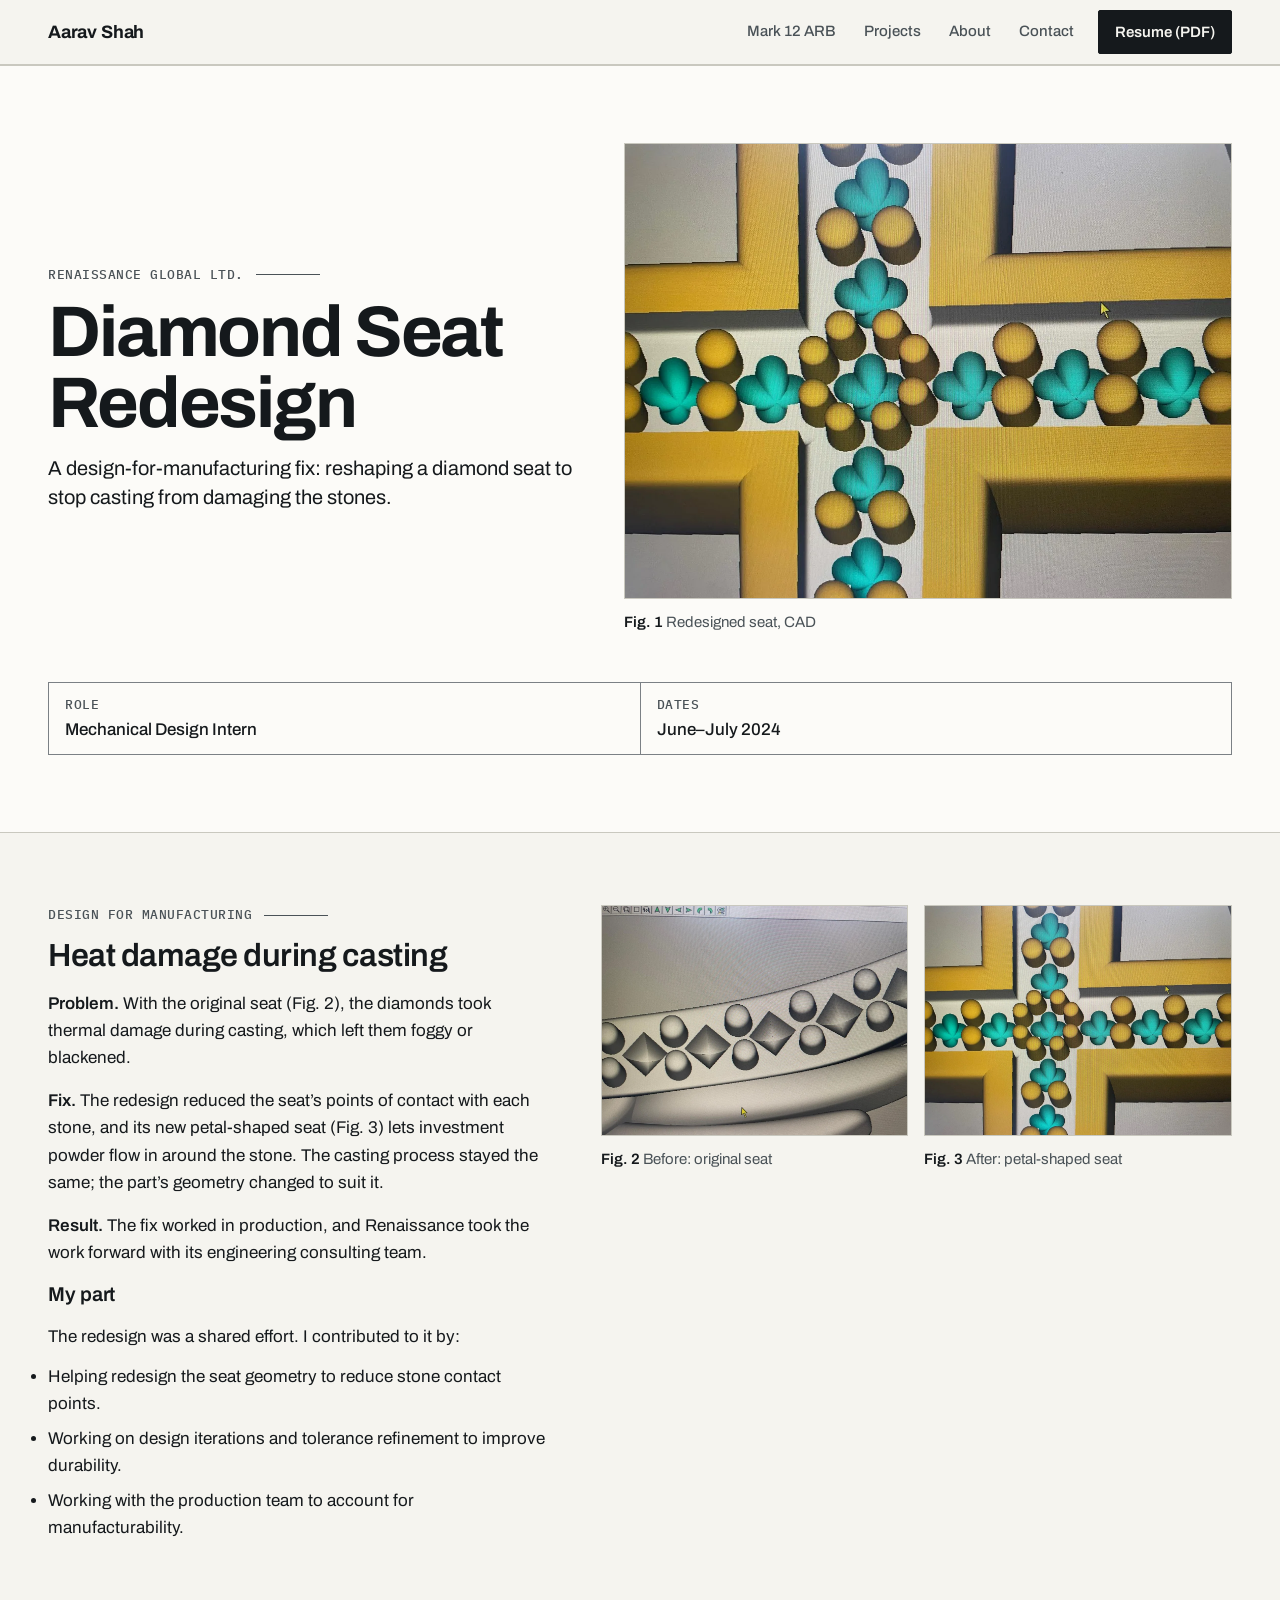
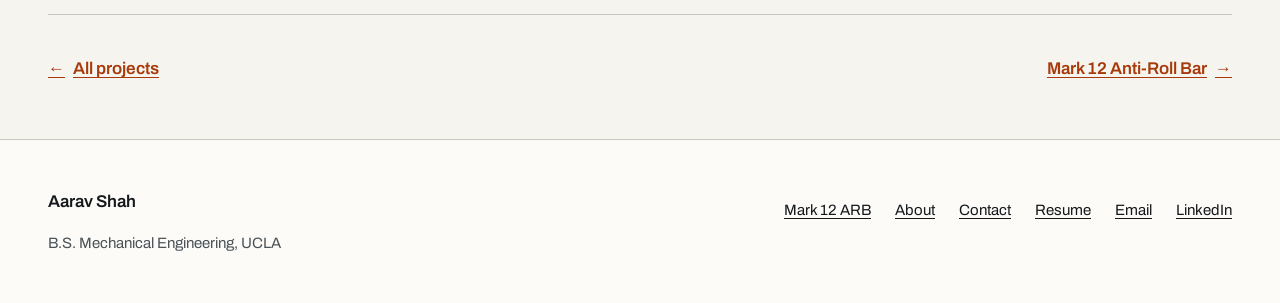
<file: projects/renaissance-diamond-seat.html>
<!doctype html>
<html lang="en">
<head>
  <meta charset="utf-8">
  <meta name="viewport" content="width=device-width, initial-scale=1">
  <title>Diamond Seat Redesign | Aarav Shah</title>
  <meta name="description" content="Aarav Shah's mechanical design internship at Renaissance Global: redesigning a diamond seat with raised support geometry, tolerance refinement, and manufacturability input.">
  <meta name="author" content="Aarav Shah">
  <meta name="theme-color" content="#f5f4ef">
  <link rel="canonical" href="https://aaravshah07.github.io/Aarav-Portfolio/projects/renaissance-diamond-seat.html">
  <meta property="og:url" content="https://aaravshah07.github.io/Aarav-Portfolio/projects/renaissance-diamond-seat.html">
  <meta property="og:image" content="https://aaravshah07.github.io/Aarav-Portfolio/assets/images/about/aarav-shah-preview.jpg">
  <meta property="og:image:width" content="400">
  <meta property="og:image:height" content="400">
  <meta property="og:image:alt" content="Aarav Shah">
  <meta property="og:title" content="Diamond Seat Redesign | Aarav Shah">
  <meta property="og:description" content="Redesigning a diamond seat with raised support geometry, refined tolerances, and production input.">
  <meta property="og:type" content="article">
  <link rel="icon" href="../assets/images/favicon.svg" type="image/svg+xml">
  <link rel="preload" href="../assets/fonts/archivo-700.woff2" as="font" type="font/woff2" crossorigin>
  <link rel="stylesheet" href="../assets/css/site.css">
  <script>document.documentElement.classList.add("js");</script>
  <script src="../assets/js/site.js" defer></script>
</head>
<body>
  <a class="skip-link" href="#main">Skip to main content</a>

  <header class="site-header">
    <div class="wrap header-inner">
      <a class="site-name" href="../index.html">Aarav Shah</a>
      <button class="nav-toggle" type="button" aria-expanded="false" aria-controls="site-nav">Menu</button>
      <nav class="site-nav" id="site-nav" aria-label="Main">
        <ul class="nav-list">
          <li><a href="mark-12-arb.html">Mark 12 ARB</a></li>
          <li><a href="../index.html#projects">Projects</a></li>
          <li><a href="../about.html">About</a></li>
          <li><a href="../index.html#contact">Contact</a></li>
          <li><a class="nav-resume" href="../assets/documents/aarav-shah-resume.pdf" download>Resume (PDF)</a></li>
        </ul>
      </nav>
    </div>
  </header>

  <main id="main" tabindex="-1">

    <div class="feature case-hero">
      <div class="wrap">
        <div class="feature-top">
          <div>
            <p class="eyebrow">Renaissance Global Ltd.</p>
            <h1>Diamond Seat Redesign</h1>
            <p class="case-lede">A design-for-manufacturing fix: reshaping a diamond seat to stop casting from damaging the stones.</p>
          </div>
          <figure class="figure">
            <img src="../assets/images/renaissance/diamond-seat.webp" width="1200" height="900"
                 alt="CAD view of the redesigned seat: petal-shaped seats in teal alternating with rounded gold posts along crossing channels.">
            <figcaption><strong>Fig. 1</strong> Redesigned seat, CAD</figcaption>
          </figure>
        </div>
        <dl class="title-block">
          <div><dt>Role</dt><dd>Mechanical Design Intern</dd></div>
          <div><dt>Dates</dt><dd>June–July 2024</dd></div>
        </dl>
      </div>
    </div>

    <div class="wrap">

      <section class="case-section has-figure" aria-labelledby="work-title">
        <div class="case-text prose">
          <p class="eyebrow">Design for manufacturing</p>
          <h2 id="work-title">Heat damage during casting</h2>
          <p><strong>Problem.</strong> With the original seat (Fig. 2), the diamonds took thermal damage during casting, which left them foggy or blackened.</p>
          <p><strong>Fix.</strong> The redesign reduced the seat&rsquo;s points of contact with each stone, and its new petal-shaped seat (Fig. 3) lets investment powder flow in around the stone. The casting process stayed the same; the part&rsquo;s geometry changed to suit it.</p>
          <p><strong>Result.</strong> The fix worked in production, and Renaissance took the work forward with its engineering consulting team.</p>
          <h3>My part</h3>
          <p>The redesign was a shared effort. I contributed to it by:</p>
          <ul>
            <li>Helping redesign the seat geometry to reduce stone contact points.</li>
            <li>Working on design iterations and tolerance refinement to improve durability.</li>
            <li>Working with the production team to account for manufacturability.</li>
          </ul>
        </div>
        <div class="case-figures figure-pair">
          <figure class="figure">
            <img src="../assets/images/renaissance/diamond-seat-original.webp" width="1200" height="900" loading="lazy"
                 alt="CAD view of the original seat: a curved band with pyramid-shaped stone forms alternating with rounded prongs.">
            <figcaption><strong>Fig. 2</strong> Before: original seat</figcaption>
          </figure>
          <figure class="figure">
            <img src="../assets/images/renaissance/diamond-seat.webp" width="1200" height="900" loading="lazy"
                 alt="CAD view of the redesigned seat: petal-shaped seats alternating with rounded posts.">
            <figcaption><strong>Fig. 3</strong> After: petal-shaped seat</figcaption>
          </figure>
        </div>
      </section>

    </div>

    <div class="wrap">
      <p class="page-end">
        <a href="../index.html#projects"><span aria-hidden="true">&larr;</span> All projects</a>
        <a href="mark-12-arb.html">Mark 12 Anti-Roll Bar <span class="arrow" aria-hidden="true">&rarr;</span></a>
      </p>
    </div>
  </main>

  <footer class="site-footer">
    <div class="wrap footer-inner">
      <div>
        <p class="footer-name">Aarav Shah</p>
        <p>B.S. Mechanical Engineering, UCLA</p>
      </div>
      <nav aria-label="Footer">
        <ul class="footer-links">
          <li><a href="mark-12-arb.html">Mark 12 ARB</a></li>
          <li><a href="../about.html">About</a></li>
          <li><a href="../index.html#contact">Contact</a></li>
          <li><a href="../assets/documents/aarav-shah-resume.pdf" download>Resume</a></li>
          <li><a href="mailto:aaravnshah07@gmail.com">Email</a></li>
          <li><a href="https://www.linkedin.com/in/aaravshah306/">LinkedIn</a></li>
        </ul>
      </nav>
    </div>
  </footer>
</body>
</html>
</file>
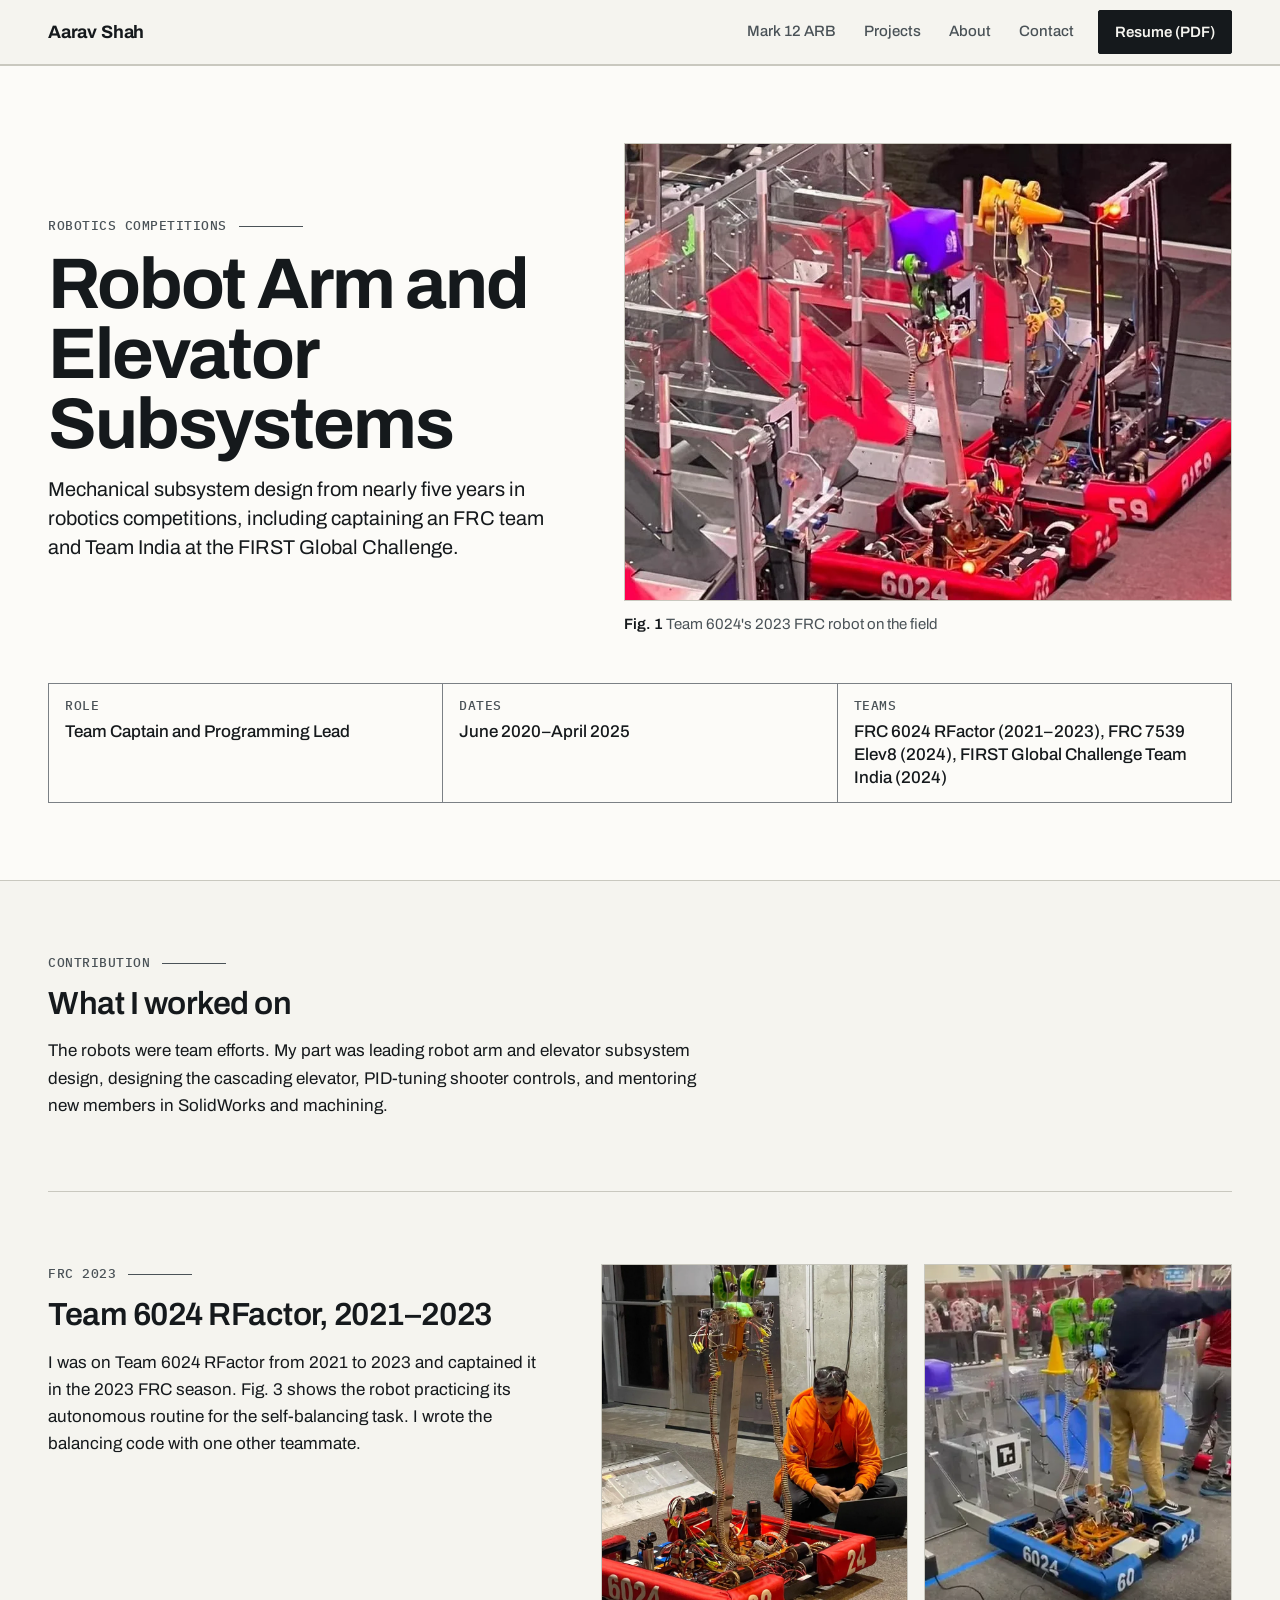
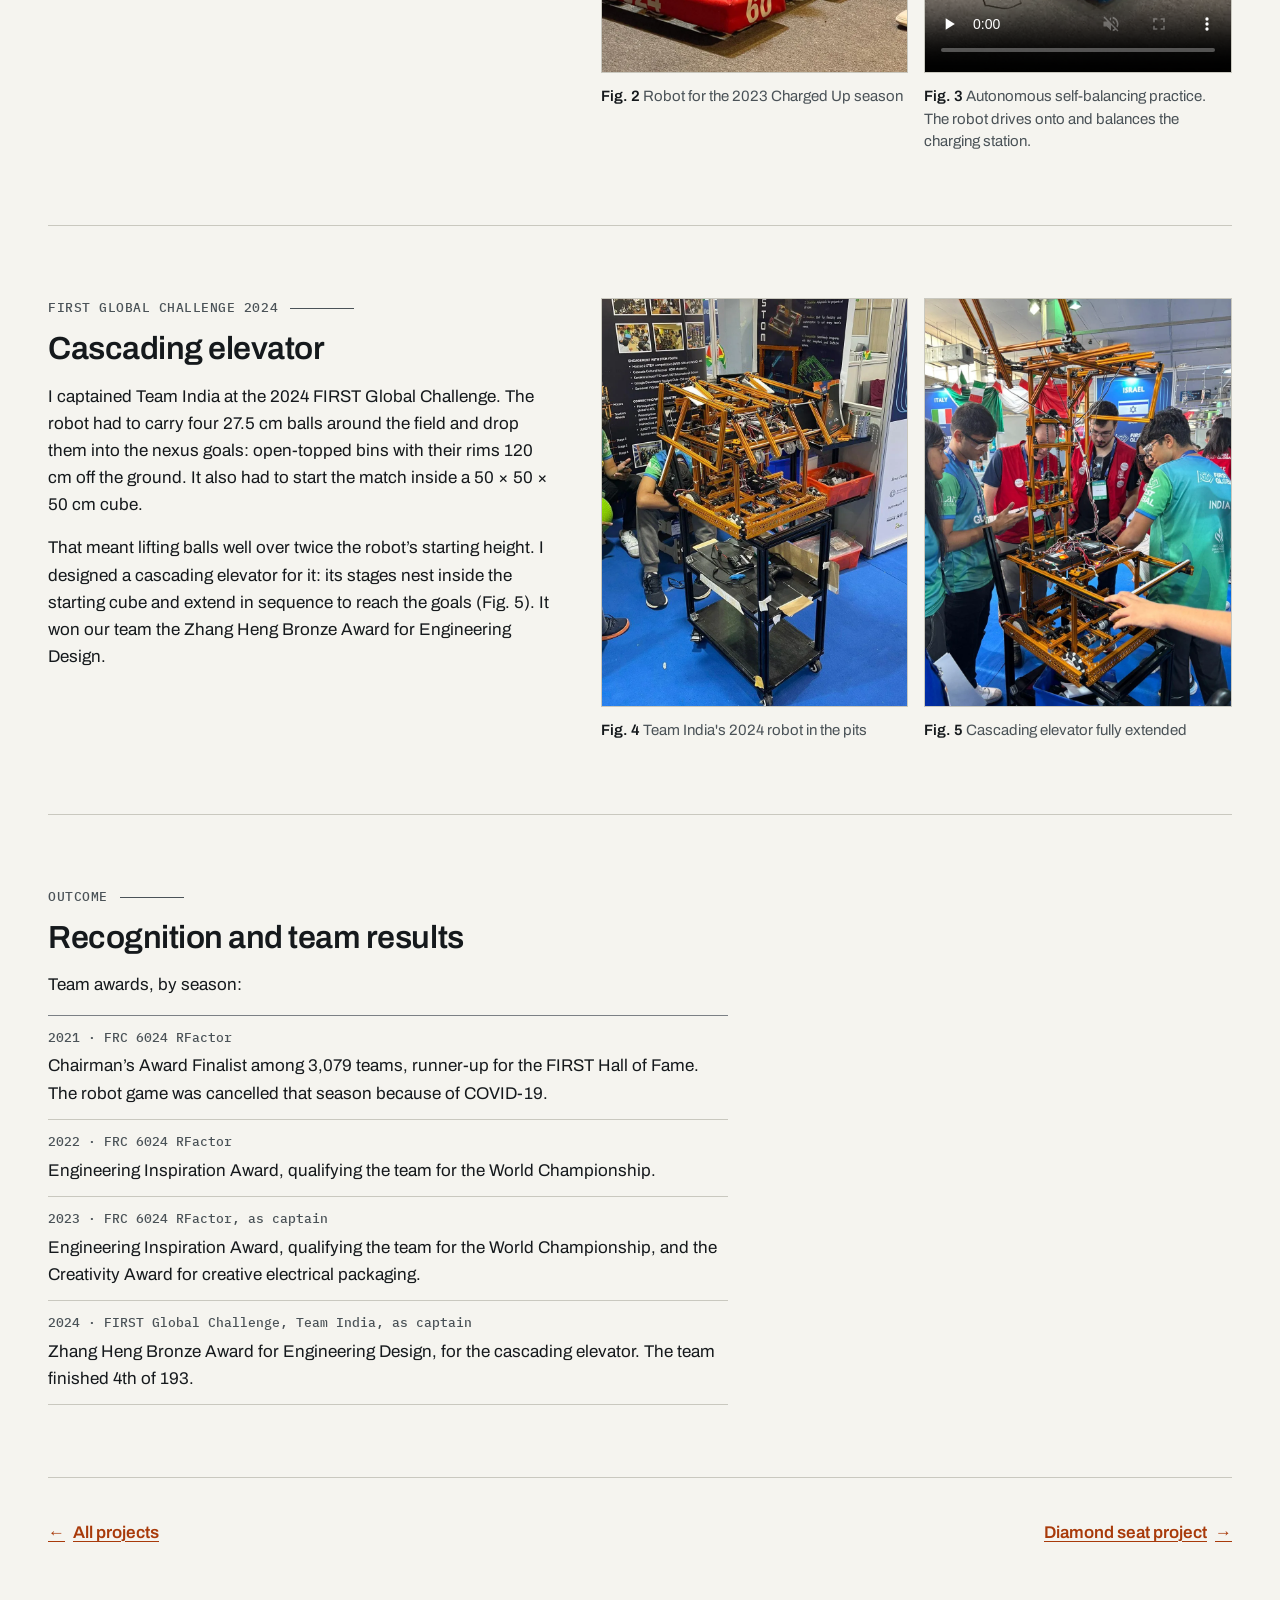
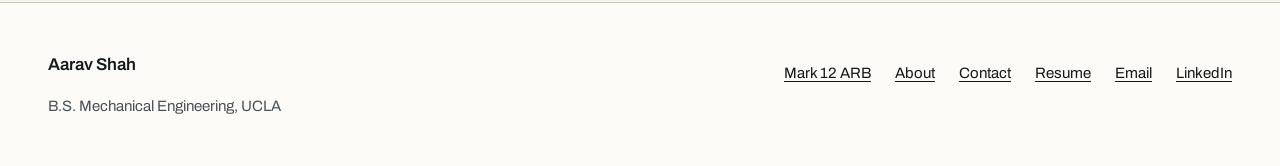
<file: projects/robotics-subsystems.html>
<!doctype html>
<html lang="en">
<head>
  <meta charset="utf-8">
  <meta name="viewport" content="width=device-width, initial-scale=1">
  <title>Robot Arm and Elevator Subsystems | Aarav Shah</title>
  <meta name="description" content="Aarav Shah's robot arm and elevator subsystem design work, including a cascading elevator recognized for engineering design, with team results listed separately.">
  <meta name="author" content="Aarav Shah">
  <meta name="theme-color" content="#f5f4ef">
  <link rel="canonical" href="https://aaravshah07.github.io/Aarav-Portfolio/projects/robotics-subsystems.html">
  <meta property="og:url" content="https://aaravshah07.github.io/Aarav-Portfolio/projects/robotics-subsystems.html">
  <meta property="og:image" content="https://aaravshah07.github.io/Aarav-Portfolio/assets/images/about/aarav-shah-preview.jpg">
  <meta property="og:image:width" content="400">
  <meta property="og:image:height" content="400">
  <meta property="og:image:alt" content="Aarav Shah">
  <meta property="og:title" content="Robot Arm and Elevator Subsystems | Aarav Shah">
  <meta property="og:description" content="Robot arm and cascading elevator subsystem design, with team competition results listed separately.">
  <meta property="og:type" content="article">
  <link rel="icon" href="../assets/images/favicon.svg" type="image/svg+xml">
  <link rel="preload" href="../assets/fonts/archivo-700.woff2" as="font" type="font/woff2" crossorigin>
  <link rel="stylesheet" href="../assets/css/site.css">
  <script>document.documentElement.classList.add("js");</script>
  <script src="../assets/js/site.js" defer></script>
</head>
<body>
  <a class="skip-link" href="#main">Skip to main content</a>

  <header class="site-header">
    <div class="wrap header-inner">
      <a class="site-name" href="../index.html">Aarav Shah</a>
      <button class="nav-toggle" type="button" aria-expanded="false" aria-controls="site-nav">Menu</button>
      <nav class="site-nav" id="site-nav" aria-label="Main">
        <ul class="nav-list">
          <li><a href="mark-12-arb.html">Mark 12 ARB</a></li>
          <li><a href="../index.html#projects">Projects</a></li>
          <li><a href="../about.html">About</a></li>
          <li><a href="../index.html#contact">Contact</a></li>
          <li><a class="nav-resume" href="../assets/documents/aarav-shah-resume.pdf" download>Resume (PDF)</a></li>
        </ul>
      </nav>
    </div>
  </header>

  <main id="main" tabindex="-1">

    <div class="feature case-hero">
      <div class="wrap">
        <div class="feature-top">
          <div>
            <p class="eyebrow">Robotics competitions</p>
            <h1>Robot Arm and Elevator Subsystems</h1>
            <p class="case-lede">Mechanical subsystem design from nearly five years in robotics competitions, including captaining an FRC team and Team India at the FIRST Global Challenge.</p>
          </div>
          <figure class="figure">
            <img src="../assets/images/robotics/frc-2023-on-field.webp" width="960" height="723"
                 alt="Team 6024's red-bumpered robot on the competition field, its arm raised beside other teams' robots and the scoring grid.">
            <figcaption><strong>Fig. 1</strong> Team 6024's 2023 FRC robot on the field</figcaption>
          </figure>
        </div>
        <dl class="title-block">
          <div><dt>Role</dt><dd>Team Captain and Programming Lead</dd></div>
          <div><dt>Dates</dt><dd>June 2020–April 2025</dd></div>
          <div><dt>Teams</dt><dd>FRC 6024 RFactor (2021–2023), FRC 7539 Elev8 (2024), FIRST Global Challenge Team India (2024)</dd></div>
        </dl>
      </div>
    </div>

    <div class="wrap">

      <section class="case-section" aria-labelledby="contributions-title">
        <div class="case-text prose">
          <p class="eyebrow">Contribution</p>
          <h2 id="contributions-title">What I worked on</h2>
          <p>The robots were team efforts. My part was leading robot arm and elevator subsystem design, designing the cascading elevator, PID-tuning shooter controls, and mentoring new members in SolidWorks and machining.</p>
        </div>
      </section>

      <section class="case-section has-figure" aria-labelledby="frc-title">
        <div class="case-text prose">
          <p class="eyebrow">FRC 2023</p>
          <h2 id="frc-title">Team 6024 RFactor, 2021–2023</h2>
          <p>I was on Team 6024 RFactor from 2021 to 2023 and captained it in the 2023 FRC season. Fig. 3 shows the robot practicing its autonomous routine for the self-balancing task. I wrote the balancing code with one other teammate.</p>
        </div>
        <div class="case-figures figure-pair">
          <figure class="figure">
            <img src="../assets/images/robotics/frc-2023-robot.webp" width="900" height="1200" loading="lazy"
                 alt="Team 6024's 2023 robot in the pits: a red-bumpered drive base with a tall arm and green-wheeled intake, with me working on a laptop beside it.">
            <figcaption><strong>Fig. 2</strong> Robot for the 2023 Charged Up season</figcaption>
          </figure>
          <figure class="figure">
            <video controls muted playsinline preload="none" width="480" height="640"
                   poster="../assets/images/robotics/frc-2023-auto-balance-poster.webp"
                   aria-describedby="video-desc">
              <source src="../assets/images/robotics/frc-2023-auto-balance.mp4" type="video/mp4">
              <a href="../assets/images/robotics/frc-2023-auto-balance.mp4">Download the video (MP4, 1.3 MB)</a>
            </video>
            <figcaption id="video-desc"><strong>Fig. 3</strong> Autonomous self-balancing practice. The robot drives onto and balances the charging station.</figcaption>
          </figure>
        </div>
      </section>

      <section class="case-section has-figure" aria-labelledby="elevator-title">
        <div class="case-text prose">
          <p class="eyebrow">FIRST Global Challenge 2024</p>
          <h2 id="elevator-title">Cascading elevator</h2>
          <p>I captained Team India at the 2024 FIRST Global Challenge. The robot had to carry four 27.5 cm balls around the field and drop them into the nexus goals: open-topped bins with their rims 120 cm off the ground. It also had to start the match inside a 50 &times; 50 &times; 50 cm cube.</p>
          <p>That meant lifting balls well over twice the robot&rsquo;s starting height. I designed a cascading elevator for it: its stages nest inside the starting cube and extend in sequence to reach the goals (Fig. 5). It won our team the Zhang Heng Bronze Award for Engineering Design.</p>
        </div>
        <div class="case-figures figure-pair">
          <figure class="figure">
            <img src="../assets/images/robotics/fgc-2024-robot.webp" width="900" height="1200" loading="lazy"
                 alt="Team India's 2024 robot on a cart in the pits: an orange aluminum-extrusion frame with an overhead arm structure.">
            <figcaption><strong>Fig. 4</strong> Team India's 2024 robot in the pits</figcaption>
          </figure>
          <figure class="figure">
            <img src="../assets/images/robotics/fgc-2024-elevator-extended.webp" width="900" height="1200" loading="lazy"
                 alt="The same robot with its cascading elevator fully extended, the chain-driven stages rising well above the frame while team members and volunteers look on.">
            <figcaption><strong>Fig. 5</strong> Cascading elevator fully extended</figcaption>
          </figure>
        </div>
      </section>

      <section class="case-section" aria-labelledby="results-title">
        <div class="case-text prose">
          <p class="eyebrow">Outcome</p>
          <h2 id="results-title">Recognition and team results</h2>
          <p>Team awards, by season:</p>
          <dl class="season-list">
            <div>
              <dt>2021 · FRC 6024 RFactor</dt>
              <dd>Chairman&rsquo;s Award Finalist among 3,079 teams, runner-up for the FIRST Hall of Fame. The robot game was cancelled that season because of COVID-19.</dd>
            </div>
            <div>
              <dt>2022 · FRC 6024 RFactor</dt>
              <dd>Engineering Inspiration Award, qualifying the team for the World Championship.</dd>
            </div>
            <div>
              <dt>2023 · FRC 6024 RFactor, as captain</dt>
              <dd>Engineering Inspiration Award, qualifying the team for the World Championship, and the Creativity Award for creative electrical packaging.</dd>
            </div>
            <div>
              <dt>2024 · FIRST Global Challenge, Team India, as captain</dt>
              <dd>Zhang Heng Bronze Award for Engineering Design, for the cascading elevator. The team finished 4th of 193.</dd>
            </div>
          </dl>
        </div>
      </section>

    </div>

    <div class="wrap">
      <p class="page-end">
        <a href="../index.html#projects"><span aria-hidden="true">&larr;</span> All projects</a>
        <a href="renaissance-diamond-seat.html">Diamond seat project <span class="arrow" aria-hidden="true">&rarr;</span></a>
      </p>
    </div>
  </main>

  <footer class="site-footer">
    <div class="wrap footer-inner">
      <div>
        <p class="footer-name">Aarav Shah</p>
        <p>B.S. Mechanical Engineering, UCLA</p>
      </div>
      <nav aria-label="Footer">
        <ul class="footer-links">
          <li><a href="mark-12-arb.html">Mark 12 ARB</a></li>
          <li><a href="../about.html">About</a></li>
          <li><a href="../index.html#contact">Contact</a></li>
          <li><a href="../assets/documents/aarav-shah-resume.pdf" download>Resume</a></li>
          <li><a href="mailto:aaravnshah07@gmail.com">Email</a></li>
          <li><a href="https://www.linkedin.com/in/aaravshah306/">LinkedIn</a></li>
        </ul>
      </nav>
    </div>
  </footer>
</body>
</html>
</file>
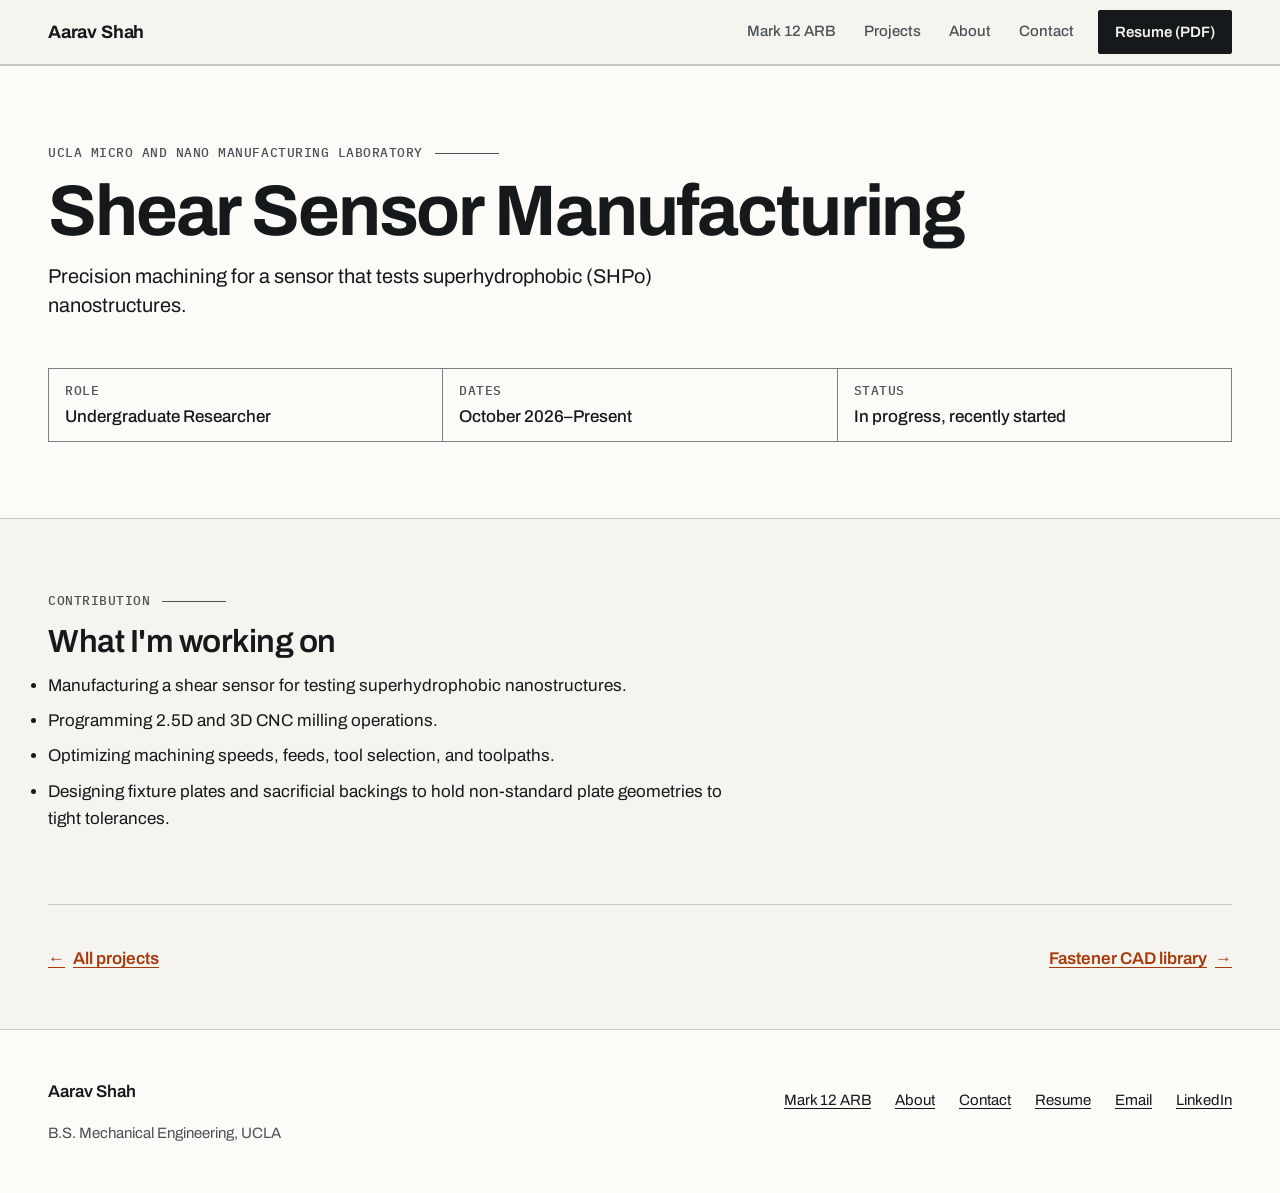
<file: projects/shear-sensor.html>
<!doctype html>
<html lang="en">
<head>
  <meta charset="utf-8">
  <meta name="viewport" content="width=device-width, initial-scale=1">
  <title>Shear Sensor Manufacturing | Aarav Shah</title>
  <meta name="description" content="Aarav Shah's undergraduate research work machining a shear sensor for testing superhydrophobic nanostructures: CNC programming, machining parameters, and fixture design.">
  <meta name="author" content="Aarav Shah">
  <meta name="theme-color" content="#f5f4ef">
  <link rel="canonical" href="https://aaravshah07.github.io/Aarav-Portfolio/projects/shear-sensor.html">
  <meta property="og:url" content="https://aaravshah07.github.io/Aarav-Portfolio/projects/shear-sensor.html">
  <meta property="og:image" content="https://aaravshah07.github.io/Aarav-Portfolio/assets/images/about/aarav-shah-preview.jpg">
  <meta property="og:image:width" content="400">
  <meta property="og:image:height" content="400">
  <meta property="og:image:alt" content="Aarav Shah">
  <meta property="og:title" content="Shear Sensor Manufacturing | Aarav Shah">
  <meta property="og:description" content="CNC programming and fixture design for a shear sensor used to test superhydrophobic nanostructures.">
  <meta property="og:type" content="article">
  <link rel="icon" href="../assets/images/favicon.svg" type="image/svg+xml">
  <link rel="preload" href="../assets/fonts/archivo-700.woff2" as="font" type="font/woff2" crossorigin>
  <link rel="stylesheet" href="../assets/css/site.css">
  <script>document.documentElement.classList.add("js");</script>
  <script src="../assets/js/site.js" defer></script>
</head>
<body>
  <a class="skip-link" href="#main">Skip to main content</a>

  <header class="site-header">
    <div class="wrap header-inner">
      <a class="site-name" href="../index.html">Aarav Shah</a>
      <button class="nav-toggle" type="button" aria-expanded="false" aria-controls="site-nav">Menu</button>
      <nav class="site-nav" id="site-nav" aria-label="Main">
        <ul class="nav-list">
          <li><a href="mark-12-arb.html">Mark 12 ARB</a></li>
          <li><a href="../index.html#projects">Projects</a></li>
          <li><a href="../about.html">About</a></li>
          <li><a href="../index.html#contact">Contact</a></li>
          <li><a class="nav-resume" href="../assets/documents/aarav-shah-resume.pdf" download>Resume (PDF)</a></li>
        </ul>
      </nav>
    </div>
  </header>

  <main id="main" tabindex="-1">

    <div class="feature case-hero">
      <div class="wrap">
        <div class="feature-top is-text-only">
          <div>
            <p class="eyebrow">UCLA Micro and Nano Manufacturing Laboratory</p>
            <h1>Shear Sensor Manufacturing</h1>
            <p class="case-lede">Precision machining for a sensor that tests superhydrophobic (SHPo) nanostructures.</p>
          </div>
        </div>
        <dl class="title-block">
          <div><dt>Role</dt><dd>Undergraduate Researcher</dd></div>
          <div><dt>Dates</dt><dd>October 2026–Present</dd></div>
          <div><dt>Status</dt><dd>In progress, recently started</dd></div>
        </dl>
      </div>
    </div>

    <div class="wrap">

      <section class="case-section" aria-labelledby="work-title">
        <div class="case-text prose">
          <p class="eyebrow">Contribution</p>
          <h2 id="work-title">What I'm working on</h2>
          <ul>
            <li>Manufacturing a shear sensor for testing superhydrophobic nanostructures.</li>
            <li>Programming 2.5D and 3D CNC milling operations.</li>
            <li>Optimizing machining speeds, feeds, tool selection, and toolpaths.</li>
            <li>Designing fixture plates and sacrificial backings to hold non-standard plate geometries to tight tolerances.</li>
          </ul>
          <!-- Add a photo or CAM screenshot here once one exists and the lab allows it. -->
        </div>
      </section>

    </div>

    <div class="wrap">
      <p class="page-end">
        <a href="../index.html#projects"><span aria-hidden="true">&larr;</span> All projects</a>
        <a href="tembo-fastener-library.html">Fastener CAD library <span class="arrow" aria-hidden="true">&rarr;</span></a>
      </p>
    </div>
  </main>

  <footer class="site-footer">
    <div class="wrap footer-inner">
      <div>
        <p class="footer-name">Aarav Shah</p>
        <p>B.S. Mechanical Engineering, UCLA</p>
      </div>
      <nav aria-label="Footer">
        <ul class="footer-links">
          <li><a href="mark-12-arb.html">Mark 12 ARB</a></li>
          <li><a href="../about.html">About</a></li>
          <li><a href="../index.html#contact">Contact</a></li>
          <li><a href="../assets/documents/aarav-shah-resume.pdf" download>Resume</a></li>
          <li><a href="mailto:aaravnshah07@gmail.com">Email</a></li>
          <li><a href="https://www.linkedin.com/in/aaravshah306/">LinkedIn</a></li>
        </ul>
      </nav>
    </div>
  </footer>
</body>
</html>
</file>
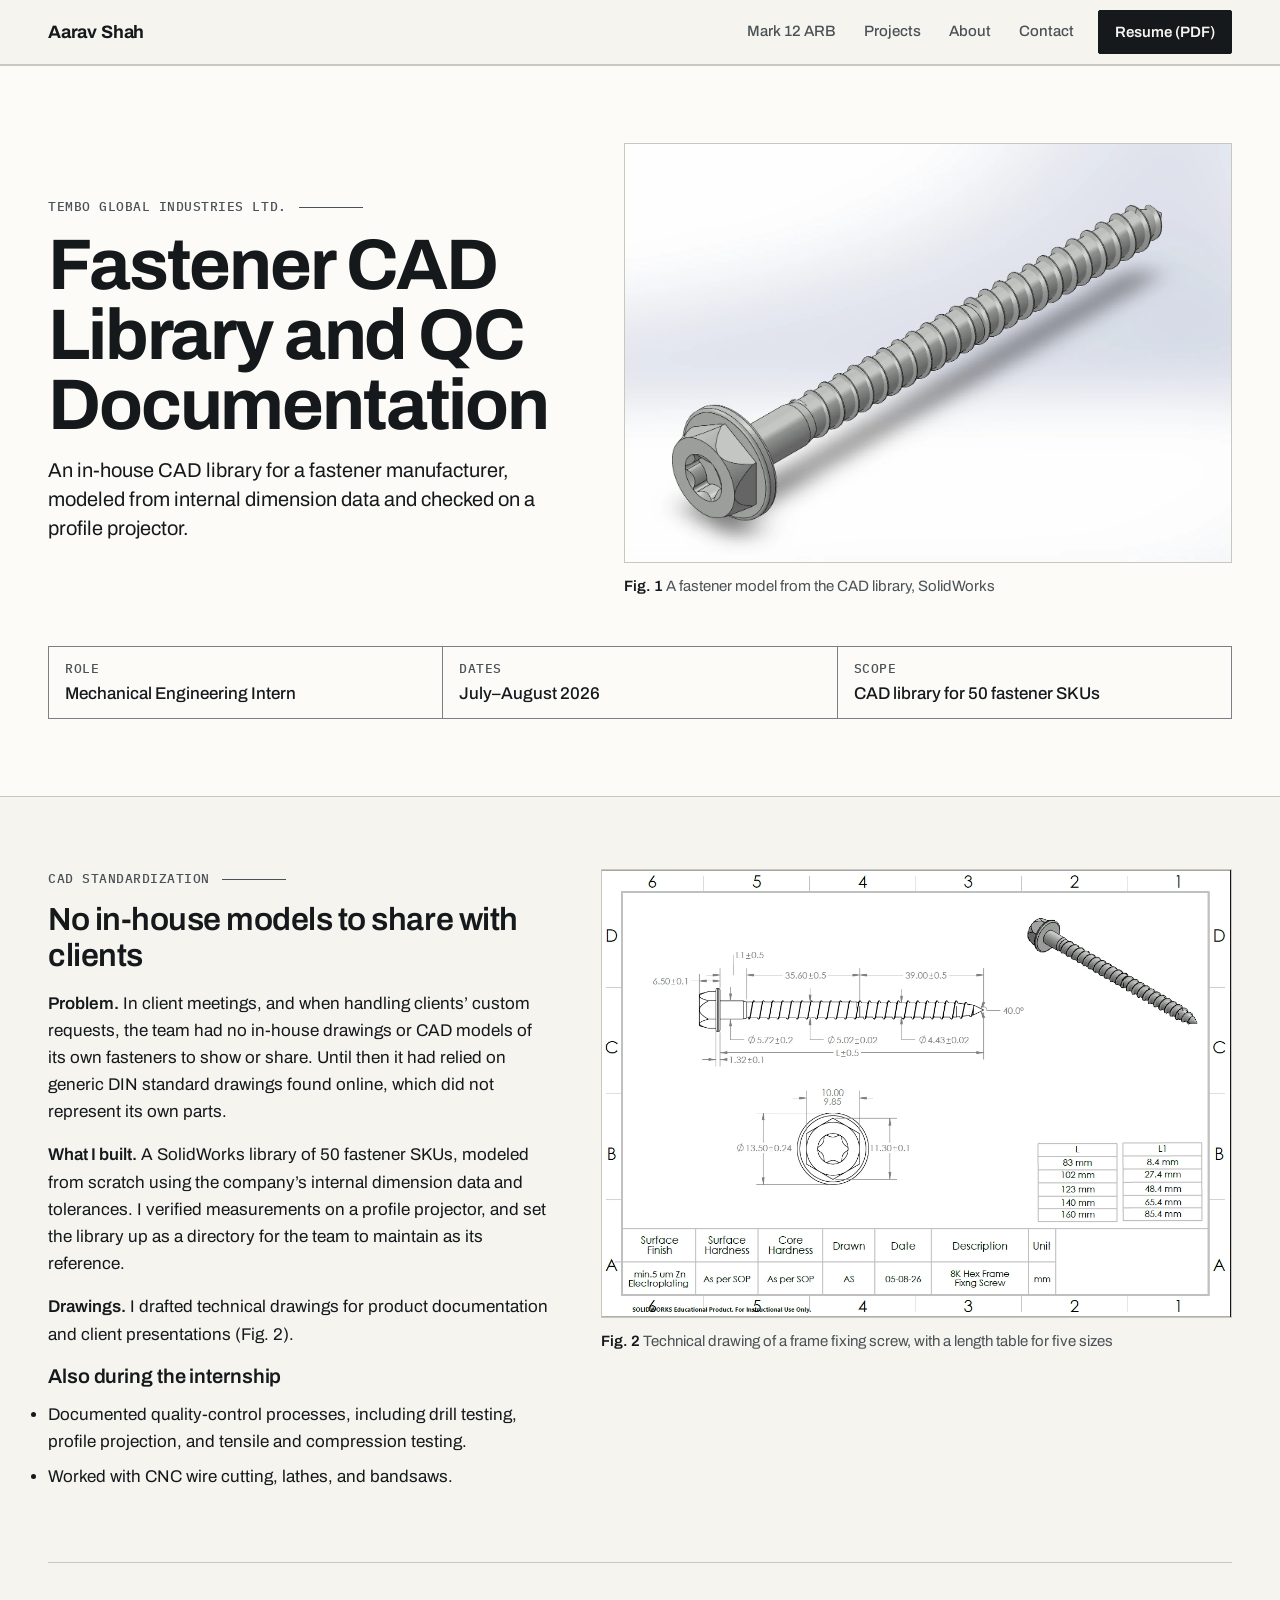
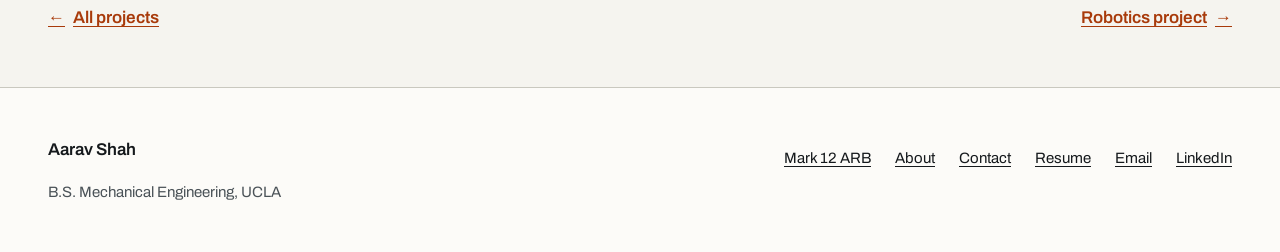
<file: projects/tembo-fastener-library.html>
<!doctype html>
<html lang="en">
<head>
  <meta charset="utf-8">
  <meta name="viewport" content="width=device-width, initial-scale=1">
  <title>Fastener CAD Library and QC Documentation | Aarav Shah</title>
  <meta name="description" content="Aarav Shah's mechanical engineering internship at Tembo Global Industries: a SolidWorks library for 50 fastener SKUs, technical drawings, and quality-control documentation.">
  <meta name="author" content="Aarav Shah">
  <meta name="theme-color" content="#f5f4ef">
  <link rel="canonical" href="https://aaravshah07.github.io/Aarav-Portfolio/projects/tembo-fastener-library.html">
  <meta property="og:url" content="https://aaravshah07.github.io/Aarav-Portfolio/projects/tembo-fastener-library.html">
  <meta property="og:image" content="https://aaravshah07.github.io/Aarav-Portfolio/assets/images/about/aarav-shah-preview.jpg">
  <meta property="og:image:width" content="400">
  <meta property="og:image:height" content="400">
  <meta property="og:image:alt" content="Aarav Shah">
  <meta property="og:title" content="Fastener CAD Library and QC Documentation | Aarav Shah">
  <meta property="og:description" content="A SolidWorks library for 50 fastener SKUs, technical drawings, and quality-control documentation.">
  <meta property="og:type" content="article">
  <link rel="icon" href="../assets/images/favicon.svg" type="image/svg+xml">
  <link rel="preload" href="../assets/fonts/archivo-700.woff2" as="font" type="font/woff2" crossorigin>
  <link rel="stylesheet" href="../assets/css/site.css">
  <script>document.documentElement.classList.add("js");</script>
  <script src="../assets/js/site.js" defer></script>
</head>
<body>
  <a class="skip-link" href="#main">Skip to main content</a>

  <header class="site-header">
    <div class="wrap header-inner">
      <a class="site-name" href="../index.html">Aarav Shah</a>
      <button class="nav-toggle" type="button" aria-expanded="false" aria-controls="site-nav">Menu</button>
      <nav class="site-nav" id="site-nav" aria-label="Main">
        <ul class="nav-list">
          <li><a href="mark-12-arb.html">Mark 12 ARB</a></li>
          <li><a href="../index.html#projects">Projects</a></li>
          <li><a href="../about.html">About</a></li>
          <li><a href="../index.html#contact">Contact</a></li>
          <li><a class="nav-resume" href="../assets/documents/aarav-shah-resume.pdf" download>Resume (PDF)</a></li>
        </ul>
      </nav>
    </div>
  </header>

  <main id="main" tabindex="-1">

    <div class="feature case-hero">
      <div class="wrap">
        <div class="feature-top">
          <div>
            <p class="eyebrow">Tembo Global Industries Ltd.</p>
            <h1>Fastener CAD Library and QC Documentation</h1>
            <p class="case-lede">An in-house CAD library for a fastener manufacturer, modeled from internal dimension data and checked on a profile projector.</p>
          </div>
          <figure class="figure">
            <img src="../assets/images/tembo/fastener-cad-library.webp" width="1600" height="1105"
                 alt="SolidWorks render of a hex flange screw with a six-lobe drive recess and a long threaded shank.">
            <figcaption><strong>Fig. 1</strong> A fastener model from the CAD library, SolidWorks</figcaption>
          </figure>
        </div>
        <dl class="title-block">
          <div><dt>Role</dt><dd>Mechanical Engineering Intern</dd></div>
          <div><dt>Dates</dt><dd>July–August 2026</dd></div>
          <div><dt>Scope</dt><dd>CAD library for 50 fastener SKUs</dd></div>
        </dl>
      </div>
    </div>

    <div class="wrap">

      <section class="case-section has-figure" aria-labelledby="work-title">
        <div class="case-text prose">
          <p class="eyebrow">CAD standardization</p>
          <h2 id="work-title">No in-house models to share with clients</h2>
          <p><strong>Problem.</strong> In client meetings, and when handling clients&rsquo; custom requests, the team had no in-house drawings or CAD models of its own fasteners to show or share. Until then it had relied on generic DIN standard drawings found online, which did not represent its own parts.</p>
          <p><strong>What I built.</strong> A SolidWorks library of 50 fastener SKUs, modeled from scratch using the company&rsquo;s internal dimension data and tolerances. I verified measurements on a profile projector, and set the library up as a directory for the team to maintain as its reference.</p>
          <p><strong>Drawings.</strong> I drafted technical drawings for product documentation and client presentations (Fig. 2).</p>
          <h3>Also during the internship</h3>
          <ul>
            <li>Documented quality-control processes, including drill testing, profile projection, and tensile and compression testing.</li>
            <li>Worked with CNC wire cutting, lathes, and bandsaws.</li>
          </ul>
        </div>
        <div class="case-figures">
          <figure class="figure">
            <img src="../assets/images/tembo/fastener-drawing.webp" width="1178" height="836" loading="lazy"
                 alt="Dimensioned technical drawing of a hex frame fixing screw: side and end views with diameters, lengths, and tolerances, an isometric view, a table of five lengths, and a title block listing zinc electroplating as the surface finish. The company name is blanked out.">
            <figcaption><strong>Fig. 2</strong> Technical drawing of a frame fixing screw, with a length table for five sizes</figcaption>
          </figure>
        </div>
      </section>

    </div>

    <div class="wrap">
      <p class="page-end">
        <a href="../index.html#projects"><span aria-hidden="true">&larr;</span> All projects</a>
        <a href="robotics-subsystems.html">Robotics project <span class="arrow" aria-hidden="true">&rarr;</span></a>
      </p>
    </div>
  </main>

  <footer class="site-footer">
    <div class="wrap footer-inner">
      <div>
        <p class="footer-name">Aarav Shah</p>
        <p>B.S. Mechanical Engineering, UCLA</p>
      </div>
      <nav aria-label="Footer">
        <ul class="footer-links">
          <li><a href="mark-12-arb.html">Mark 12 ARB</a></li>
          <li><a href="../about.html">About</a></li>
          <li><a href="../index.html#contact">Contact</a></li>
          <li><a href="../assets/documents/aarav-shah-resume.pdf" download>Resume</a></li>
          <li><a href="mailto:aaravnshah07@gmail.com">Email</a></li>
          <li><a href="https://www.linkedin.com/in/aaravshah306/">LinkedIn</a></li>
        </ul>
      </nav>
    </div>
  </footer>
</body>
</html>
</file>
<file: assets/css/site.css>
/* ==========================================================================
   Aarav Shah portfolio: shared styles
   1. Fonts   2. Tokens   3. Base   4. Layout   5. Header and footer
   6. Components   7. Homepage   8. Case studies   9. Motion and print
   ========================================================================== */

/* 1. Fonts (self-hosted, SIL Open Font License) ---------------------------- */
@font-face { font-family: "Archivo"; src: url("../fonts/archivo-400.woff2") format("woff2"); font-weight: 400; font-display: swap; }
@font-face { font-family: "Archivo"; src: url("../fonts/archivo-500.woff2") format("woff2"); font-weight: 500; font-display: swap; }
@font-face { font-family: "Archivo"; src: url("../fonts/archivo-600.woff2") format("woff2"); font-weight: 600; font-display: swap; }
@font-face { font-family: "Archivo"; src: url("../fonts/archivo-700.woff2") format("woff2"); font-weight: 700; font-display: swap; }
@font-face { font-family: "IBM Plex Mono"; src: url("../fonts/ibm-plex-mono-500.woff2") format("woff2"); font-weight: 500; font-display: swap; }

/* 2. Tokens ---------------------------------------------------------------- */
:root {
  color-scheme: light;

  /* Color */
  --paper: #f5f4ef;
  --surface: #fcfbf8;
  --ink: #15191c;
  --ink-soft: #4a5257;
  --line: #c9c8bf;
  --line-strong: #7b8085;      /* 3:1 or better on paper, for meaningful UI edges */
  --accent: #a83a0a;           /* links and small accents on light backgrounds */
  --accent-strong: #872d06;
  --panel: #14191d;            /* dark feature panel */
  --panel-raised: #1e252a;
  --panel-ink: #f3f2ec;
  --panel-soft: #b9c0c4;
  --panel-line: #414b52;
  --panel-accent: #ff9a63;
  --input-bg: #fff3c4;
  --input-ink: #4d3800;
  --input-line: #7a5a00;
  --focus: #0b4fa8;
  --focus-on-dark: #8cc4ff;

  /* Type */
  --font-sans: "Archivo", "Segoe UI", Helvetica, Arial, sans-serif;
  --font-mono: "IBM Plex Mono", Consolas, Menlo, monospace;
  --text-sm: 0.9375rem;
  --text-base: 1.0625rem;
  --text-lg: 1.25rem;
  --text-xl: clamp(1.5rem, 1.25rem + 1vw, 2rem);
  --text-2xl: clamp(2rem, 1.5rem + 2.2vw, 3.25rem);
  --text-3xl: clamp(2.75rem, 1.5rem + 5.5vw, 5.75rem);
  --label: 0.8125rem;

  /* Space */
  --space-1: 0.25rem;
  --space-2: 0.5rem;
  --space-3: 0.75rem;
  --space-4: 1rem;
  --space-5: 1.5rem;
  --space-6: 2rem;
  --space-7: 3rem;
  --space-8: 4.5rem;
  --space-9: clamp(4rem, 8vw, 7rem);

  /* Layout */
  --gutter: clamp(1rem, 4vw, 3rem);
  --max-width: 80rem;
  --measure: 68ch;
  --header-height: 4rem;
  --radius: 2px;
  --ease: 180ms ease;
}

/* 3. Base ------------------------------------------------------------------ */
*, *::before, *::after { box-sizing: border-box; }

html {
  scroll-behavior: smooth;
  scroll-padding-top: calc(var(--header-height) + var(--space-5));
  -webkit-text-size-adjust: 100%;
}

body {
  margin: 0;
  background: var(--paper);
  color: var(--ink);
  font-family: var(--font-sans);
  font-size: var(--text-base);
  line-height: 1.6;
  overflow-wrap: break-word;
}

h1, h2, h3, h4 { margin: 0; font-weight: 600; line-height: 1.12; letter-spacing: -0.015em; }
h2 { font-size: var(--text-2xl); }
h3 { font-size: var(--text-lg); line-height: 1.25; letter-spacing: -0.005em; }
p, ul, ol, dl, figure, table { margin: 0; }
p + p { margin-top: var(--space-4); }
ul, ol { padding-left: 1.25rem; }
li + li { margin-top: var(--space-2); }
img, svg { display: block; max-width: 100%; height: auto; }
strong { font-weight: 600; }

a { color: var(--accent); text-underline-offset: 0.18em; text-decoration-thickness: 1px; transition: color var(--ease); }
a:hover { color: var(--accent-strong); text-decoration-thickness: 2px; }

:focus-visible { outline: 3px solid var(--focus); outline-offset: 3px; }
main:focus { outline: none; }

code { font-family: var(--font-mono); font-size: 0.875em; font-weight: 500; }

.skip-link {
  position: absolute; left: var(--space-4); top: var(--space-2); z-index: 100;
  padding: var(--space-3) var(--space-4);
  background: var(--ink); color: var(--paper); font-weight: 600;
  transform: translateY(-200%);
}
.skip-link:hover { color: var(--paper); }
.skip-link:focus { transform: none; }

/* 4. Layout ---------------------------------------------------------------- */
.wrap { width: 100%; max-width: var(--max-width); margin-inline: auto; padding-inline: var(--gutter); }
.section { padding-block: var(--space-9); }
.section + .section { border-top: 1px solid var(--line); }
.prose { max-width: var(--measure); }
.prose > * + * { margin-top: var(--space-4); }
.prose > * + ul, .prose > * + ol { margin-top: var(--space-3); }
/* Hang bullets in the margin so list text shares the column's left edge.
   Only where the page gutter is wide enough to hold the marker. */
@media (min-width: 62rem) {
  .prose > ul, .prose > ol { padding-left: 0; list-style-position: outside; }
  .prose > ul > li, .prose > ol > li { margin-left: 0; }
}

/* Section heading with a drawing-style index label */
.section-head { display: grid; gap: var(--space-3); margin-bottom: var(--space-7); max-width: 56rem; }
.section-head p { color: var(--ink-soft); font-size: var(--text-lg); line-height: 1.45; max-width: 46rem; }

.eyebrow {
  display: flex; align-items: center; gap: var(--space-3);
  font-family: var(--font-mono); font-size: var(--label); font-weight: 500;
  letter-spacing: 0.04em; text-transform: uppercase; color: var(--ink-soft);
}
.eyebrow + h1, .eyebrow + h2 { margin-top: var(--space-3); }
.eyebrow::after { content: ""; flex: 0 1 4rem; height: 1px; background: currentColor; }

/* 5. Header and footer ----------------------------------------------------- */
.draft-banner {
  background: var(--input-bg); color: var(--input-ink);
  border-bottom: 1px solid var(--input-line);
  font-size: var(--text-sm); line-height: 1.4; padding-block: var(--space-2);
}

.site-header { background: var(--paper); border-bottom: 1px solid var(--line); }
/* Only stick when there is room, so the bar never crowds content when zoomed. */
@media (min-height: 40rem) and (min-width: 56rem) {
  .site-header { position: sticky; top: 0; z-index: 50; }
}
.header-inner { display: flex; align-items: center; justify-content: space-between; gap: var(--space-4); min-height: var(--header-height); }
.site-name { color: var(--ink); font-weight: 700; font-size: 1.125rem; letter-spacing: -0.01em; text-decoration: none; display: inline-flex; align-items: center; min-height: 2.75rem; }
.site-name:hover { color: var(--accent); }

.nav-list { display: flex; flex-wrap: wrap; align-items: center; gap: var(--space-1); list-style: none; margin: 0; padding: 0; }
.nav-list li { margin: 0; }
/* Quiet nav: soft links, Resume is the one dark button */
.nav-list a {
  display: flex; align-items: center; min-height: 2.75rem; padding-inline: var(--space-3);
  color: var(--ink-soft); font-size: var(--text-sm); font-weight: 500; text-decoration: none;
  border-bottom: 2px solid transparent;
}
.nav-list a:hover { color: var(--ink); }
.nav-list a[aria-current] { color: var(--ink); border-bottom-color: var(--ink); }
.nav-list .nav-resume { margin-left: var(--space-2); padding-inline: var(--space-4); background: var(--ink); color: var(--paper); border: 1px solid var(--ink); border-radius: var(--radius); font-weight: 600; }
.nav-list .nav-resume:hover { background: var(--accent); border-color: var(--accent); color: #fff; }

.nav-toggle { display: none; }

@media (max-width: 55.99rem) {
  .js .nav-toggle {
    display: inline-flex; align-items: center; gap: var(--space-2);
    min-height: 2.75rem; padding-inline: var(--space-4);
    background: transparent; color: var(--ink); border: 1px solid var(--line-strong); border-radius: var(--radius);
    font: 500 var(--text-sm) var(--font-sans); cursor: pointer;
  }
  .js .nav-toggle:hover { background: var(--ink); color: var(--paper); }
  .js .site-nav { display: none; }
  .js .site-nav.is-open { display: block; }
  .header-inner { flex-wrap: wrap; }
  .site-nav { flex-basis: 100%; padding-bottom: var(--space-3); }
  .js .nav-list, .nav-list { flex-direction: column; align-items: stretch; }
  .nav-list a { border-bottom: 0; border-left: 2px solid transparent; }
  .nav-list a[aria-current] { border-left-color: var(--accent); border-bottom: 0; }
  .nav-list .nav-resume { margin: var(--space-2) 0 0; justify-content: center; }
}

/* Light footer */
.site-footer { background: var(--surface); color: var(--ink-soft); border-top: 1px solid var(--line); padding-block: var(--space-7); font-size: var(--text-sm); }
.footer-inner { display: flex; flex-wrap: wrap; justify-content: space-between; gap: var(--space-5); }
.footer-name { color: var(--ink); font-weight: 600; font-size: var(--text-base); }
.site-footer a { color: var(--ink); display: inline-flex; align-items: center; min-height: 2.75rem; }
.site-footer a:hover { color: var(--accent); }
.footer-links { display: flex; flex-wrap: wrap; column-gap: var(--space-5); list-style: none; margin: 0; padding: 0; }
.footer-links li { margin: 0; }

/* 6. Components ------------------------------------------------------------ */

/* Missing-information marker. Must never reach the published site. */
.needs-input {
  background: var(--input-bg); color: var(--input-ink);
  outline: 1px dashed var(--input-line); outline-offset: -1px;
  padding: 0.1em 0.35em; border-radius: var(--radius);
  font-size: 0.92em; line-height: 1.5;
  -webkit-box-decoration-break: clone; box-decoration-break: clone;
}

.button {
  display: inline-flex; align-items: center; justify-content: center; gap: var(--space-2);
  min-height: 3rem; padding: var(--space-2) var(--space-5);
  border: 1px solid var(--ink); border-radius: var(--radius);
  font-weight: 600; text-decoration: none; text-align: center; line-height: 1.25;
  transition: background-color var(--ease), color var(--ease), border-color var(--ease);
}
.button-primary { background: var(--ink); color: var(--paper); }
.button-primary:hover { background: var(--accent); border-color: var(--accent); color: #fff; }
.button-secondary { background: transparent; color: var(--ink); }
.button-secondary:hover { background: var(--ink); color: var(--paper); }
.arrow { transition: transform var(--ease); }
a:hover > .arrow { transform: translateX(3px); }

/* Key-value block styled like a drawing title block */
.title-block { display: grid; grid-template-columns: repeat(auto-fit, minmax(min(100%, 15rem), 1fr)); border-top: 1px solid var(--line-strong); border-left: 1px solid var(--line-strong); }
.title-block.cols-3 { grid-template-columns: repeat(auto-fit, minmax(min(100%, 19rem), 1fr)); }
.title-block > div { background: var(--surface); padding: var(--space-3) var(--space-4); border-right: 1px solid var(--line-strong); border-bottom: 1px solid var(--line-strong); }
.title-block dt { font-family: var(--font-mono); font-size: var(--label); font-weight: 500; text-transform: uppercase; letter-spacing: 0.04em; color: var(--ink-soft); }
.title-block dd { margin: var(--space-1) 0 0; font-weight: 500; line-height: 1.35; }

/* Figures: one treatment everywhere (same background, border, caption) */
.figure { margin-block: var(--space-6); }
.figure figcaption { margin-top: var(--space-3); max-width: var(--measure); color: var(--ink-soft); font-size: var(--text-sm); line-height: 1.5; }
.figure figcaption strong { color: var(--ink); }
.figure img, .figure video { width: 100%; background: var(--surface); border: 1px solid var(--line); }
.feature-top .figure { margin: 0; }

/* Image placeholder: deliberately abstract so it cannot pass for project work */
.image-placeholder {
  display: flex; flex-direction: column; justify-content: center; gap: var(--space-2);
  width: 100%; min-height: 12rem; aspect-ratio: 21 / 9;
  padding: var(--space-5);
  background:
    repeating-linear-gradient(135deg, transparent 0 14px, rgb(21 25 28 / 0.035) 14px 15px),
    var(--surface);
  border: 1px dashed var(--line-strong);
}
.placeholder-tag { font-family: var(--font-mono); font-size: var(--label); font-weight: 500; text-transform: uppercase; letter-spacing: 0.04em; color: var(--ink-soft); }
.placeholder-title { font-size: var(--text-lg); font-weight: 600; line-height: 1.25; max-width: 34rem; }
.placeholder-file { font-size: var(--text-sm); color: var(--ink-soft); line-height: 1.4; overflow-wrap: anywhere; }

/* 7. Homepage -------------------------------------------------------------- */
.hero { padding-block: clamp(2.5rem, 6vw, 4.5rem) clamp(2.5rem, 5vw, 4rem); }
.hero h1 { font-size: var(--text-3xl); font-weight: 700; letter-spacing: -0.03em; line-height: 0.98; }
.hero-grid { display: grid; gap: var(--space-6); }
.hero-lede { font-size: clamp(1.25rem, 1.05rem + 0.9vw, 1.75rem); line-height: 1.3; max-width: 30ch; margin-top: var(--space-4); letter-spacing: -0.01em; }
.hero-actions { display: flex; flex-wrap: wrap; gap: var(--space-3); margin-top: var(--space-5); }
@media (min-width: 62rem) {
  .hero-grid { grid-template-columns: minmax(0, 1.25fr) minmax(0, 1fr); align-items: end; gap: var(--space-7); }
  .hero-lede { max-width: 26ch; }
}
.hero-meta.title-block { grid-template-columns: 1fr; }
/* Phones: keep the hero compact so the Mark 12 feature starts on the first screen */
@media (max-width: 47.99rem) {
  .hero { padding-block: var(--space-5); }
  .hero-grid { gap: var(--space-5); }
  .hero-lede { margin-top: var(--space-3); }
  .hero-actions { margin-top: var(--space-4); gap: var(--space-2); }
  .hero-actions .button { flex: 1 1 auto; min-height: 2.75rem; padding-inline: var(--space-4); }
  .hero-meta > div { padding: var(--space-2) var(--space-3); }
  .hero-meta dt { font-size: 0.75rem; }
  .hero-meta dd { margin-top: 0; font-size: var(--text-sm); }
  .feature { padding-top: var(--space-6); }
}

/* Centerpiece: full-bleed light band (no dark panels, so renders sit on the same light system) */
.feature { background: var(--surface); color: var(--ink); border-block: 1px solid var(--line); padding-block: clamp(3rem, 6vw, 5.5rem); }
.feature-top { display: grid; grid-template-columns: minmax(0, 1fr); gap: var(--space-6); }
.feature h2 { font-size: var(--text-2xl); }
.feature-role { margin-top: var(--space-3); font-family: var(--font-mono); font-size: var(--text-sm); font-weight: 500; color: var(--ink-soft); line-height: 1.5; }
.feature-summary { margin-top: var(--space-4); font-size: var(--text-lg); line-height: 1.45; max-width: 38rem; }
.feature-cta { margin-top: var(--space-5); }
.feature .image-placeholder { min-height: 16rem; }
.stage-grid { display: grid; grid-template-columns: repeat(auto-fit, minmax(min(100%, 15rem), 1fr)); gap: 1px; margin-top: var(--space-7); padding: 0; list-style: none; background: var(--panel-line); border: 1px solid var(--panel-line); counter-reset: stage; }
.stage-grid li { margin: 0; padding: var(--space-5); background: var(--panel); counter-increment: stage; }
.stage-grid li::before { content: "0" counter(stage); display: block; margin-bottom: var(--space-3); font-family: var(--font-mono); font-size: var(--label); font-weight: 500; color: var(--panel-accent); }
.stage-grid h3 { margin-bottom: var(--space-2); }
.stage-grid p { color: var(--panel-accent); font-weight: 600; }
@media (min-width: 62rem) {
  .feature-top { grid-template-columns: minmax(0, 1fr) minmax(0, 1.15fr); align-items: center; gap: var(--space-7); }
  #mark-12 .feature-top { grid-template-columns: minmax(0, 1fr) minmax(0, 1.3fr); }
}

/* Project cards */
.project-grid { display: grid; gap: var(--space-5); grid-template-columns: repeat(auto-fit, minmax(min(100%, 26rem), 1fr)); }
.project-card { display: flex; flex-direction: column; background: var(--surface); border: 1px solid var(--line-strong); }
.project-card .image-placeholder { border-width: 0 0 1px; border-style: dashed; }
.project-card-body { display: flex; flex-direction: column; flex: 1; gap: var(--space-3); padding: var(--space-5); }
.project-card h3 { font-size: var(--text-xl); }

/* Whole card is one link: the title link's overlay covers the card */
.project-card { position: relative; transition: border-color 0.15s ease; }
.project-card h3 a { color: inherit; text-decoration: none; }
.project-card h3 a::after { content: ""; position: absolute; inset: 0; }
.project-card h3 a:focus-visible { outline: none; }
.project-card:focus-within { outline: 3px solid var(--focus); outline-offset: 3px; }
.project-card:hover { border-color: var(--ink); }
.project-card:hover h3 a { text-decoration: underline; text-underline-offset: 0.15em; }
.card-media { aspect-ratio: 16 / 9; min-height: 0; }
.project-card img.card-media { width: 100%; height: auto; object-fit: cover; border-bottom: 1px solid var(--line); }
.project-card img.card-media { aspect-ratio: 16 / 9; object-fit: cover; background: #fff; }
/* Neutral light status panel for work without an image yet (reads as status, not a broken image) */
.card-media-text { display: flex; flex-direction: column; justify-content: center; gap: var(--space-1); padding: var(--space-6); background: #eeede6; color: var(--ink); border-bottom: 1px solid var(--line); }
.card-media-text p { margin: 0; }
.card-media-text p:first-child { font-size: var(--text-xl); font-weight: 700; }
.card-media-text p:last-child { font-family: var(--font-mono); font-size: var(--label); color: var(--ink-soft); }
.feature-top.is-text-only { grid-template-columns: minmax(0, 1fr); }
.card-more { margin-top: auto; padding-top: var(--space-2); font-weight: 600; color: var(--accent); }
@media (prefers-reduced-motion: reduce) { .project-card { transition: none; } }
.card-meta { font-family: var(--font-mono); font-size: var(--label); font-weight: 500; line-height: 1.5; color: var(--ink-soft); }
.card-link { margin-top: auto; padding-top: var(--space-2); font-weight: 600; }
.card-link a { display: inline-flex; align-items: center; gap: var(--space-2); min-height: 2.75rem; }
.result-label { font-weight: 600; }


/* Timeline */
.timeline { list-style: none; padding: 0; border-top: 1px solid var(--line-strong); }
.timeline > li { display: grid; gap: var(--space-2) var(--space-6); margin: 0; padding-block: var(--space-5); border-bottom: 1px solid var(--line); }
.timeline-dates { font-family: var(--font-mono); font-size: var(--text-sm); font-weight: 500; color: var(--ink-soft); line-height: 1.5; }
.timeline-org { color: var(--ink-soft); }
.timeline-body p { margin-top: var(--space-2); max-width: var(--measure); }
.timeline-body h3 + p { margin-top: var(--space-1); }
.timeline-body .secondary { color: var(--ink-soft); font-size: var(--text-sm); }
.timeline-figure { margin: var(--space-4) 0 0; max-width: 18rem; }
@media (min-width: 48rem) {
  .timeline > li { grid-template-columns: 13rem minmax(0, 1fr); }
}

/* Skills */
.skills-grid { display: grid; gap: var(--space-5); grid-template-columns: repeat(auto-fit, minmax(min(100%, 16rem), 1fr)); }
.skill-group { padding-top: var(--space-3); border-top: 2px solid var(--ink); }
.skill-group h3 { margin-bottom: var(--space-3); }
.skill-group ul { list-style: none; padding: 0; }
.skill-group li { margin: 0; padding-block: var(--space-2); border-bottom: 1px solid var(--line); line-height: 1.35; }
.skill-group small { display: block; margin-top: 2px; color: var(--ink-soft); font-size: var(--text-sm); }

/* Background */
.background-grid { display: grid; gap: var(--space-7); }
@media (min-width: 62rem) { .background-grid { grid-template-columns: repeat(2, minmax(0, 1fr)); } }
.background-grid h3 { margin-bottom: var(--space-3); font-size: var(--text-xl); }
.education-list { list-style: none; padding: 0; }
.education-list li { margin: 0; padding-block: var(--space-3); border-top: 1px solid var(--line); }
.education-list span { display: block; color: var(--ink-soft); font-size: var(--text-sm); }

/* About page */
.about-intro { display: grid; gap: var(--space-6); align-items: start; }
/* Photo sits right beside the text instead of at the far edge of the page. */
@media (min-width: 48rem) {
  .about-intro { grid-template-columns: minmax(0, var(--measure)) 14rem; justify-content: start; gap: var(--space-7); }
}
.about-intro h1 { font-size: var(--text-2xl); font-weight: 700; letter-spacing: -0.03em; line-height: 1; }
.about-lede { font-size: var(--text-lg); line-height: 1.45; }
/* Photo with a solid offset block in the dark panel color (matches the Mark 12 panel and footer)
   and an accent edge like the result cards. The offset fits inside the page gutter. */
.about-photo { margin: 0 0.75rem 0.75rem 0; width: 100%; max-width: 14rem; }
.about-photo .image-placeholder { aspect-ratio: 4 / 5; min-height: 0; }
.about-photo img { width: 100%; height: auto; border-left: 4px solid var(--accent); box-shadow: 0.75rem 0.75rem 0 var(--panel); }.focus-grid { display: grid; gap: var(--space-5); grid-template-columns: repeat(auto-fit, minmax(min(100%, 15rem), 1fr)); padding: 0; list-style: none; }
.focus-grid > li { margin: 0; padding-top: var(--space-3); border-top: 2px solid var(--ink); }
.focus-grid h3 { font-size: var(--text-lg); line-height: 1.3; }
.focus-grid p { margin-top: var(--space-2); color: var(--ink-soft); }
.tag-list { display: flex; flex-wrap: wrap; gap: 0.375rem; margin-top: var(--space-3); padding: 0; list-style: none; }
.tag-list li { margin: 0; }
.tag-list a { display: inline-flex; align-items: center; min-height: 1.75rem; padding: 0.15rem var(--space-2); border: 1px solid var(--line-strong); background: var(--surface); color: var(--ink); font-family: var(--font-mono); font-size: var(--label); font-weight: 500; line-height: 1.2; text-decoration: none; }
.tag-list a:hover { border-color: var(--accent); color: var(--accent); text-decoration: underline; }

/* Contact */
.contact-list { display: grid; gap: var(--space-3); list-style: none; padding: 0; max-width: 44rem; }
.contact-list li { display: grid; gap: var(--space-1); margin: 0; padding-block: var(--space-3); border-bottom: 1px solid var(--line); }
.contact-list strong { font-family: var(--font-mono); font-size: var(--label); font-weight: 500; text-transform: uppercase; letter-spacing: 0.04em; color: var(--ink-soft); }
@media (min-width: 40rem) { .contact-list li { grid-template-columns: 8rem minmax(0, 1fr); align-items: baseline; } }

/* 8. Project pages -------------------------------------------------------- */
/* The hero reuses the homepage's light .feature band */
.case-hero h1 { font-size: clamp(2.5rem, 1.6rem + 3.6vw, 4.5rem); font-weight: 700; letter-spacing: -0.03em; line-height: 0.98; }
.case-lede { margin-top: var(--space-4); font-size: var(--text-lg); line-height: 1.45; max-width: 38rem; }
.case-hero .figure { margin: 0; }
.case-hero .title-block { margin-top: var(--space-7); grid-template-columns: repeat(auto-fit, minmax(min(100%, 13rem), 1fr)); }

.case-section { display: grid; grid-template-columns: minmax(0, 1fr); gap: var(--space-5); padding-block: var(--space-8); border-bottom: 1px solid var(--line); }
.case-text h2 { margin-top: var(--space-3); font-size: var(--text-xl); }
.case-figures { display: grid; grid-template-columns: minmax(0, 1fr); gap: var(--space-5); }
.case-figures .figure { margin: 0; }
@media (min-width: 62rem) {
  .case-section.has-figure { grid-template-columns: minmax(0, 1fr) minmax(0, 1.25fr); gap: var(--space-7); }
  /* Short text stays pinned beside its taller figure column while scrolling */
  .case-section.has-figure > .case-text { position: sticky; top: calc(var(--header-height) + var(--space-5)); align-self: start; }
}

.result-list { display: grid; gap: var(--space-4); margin-top: var(--space-5); }
.result-list > div { padding: var(--space-4) var(--space-5); background: var(--surface); border: 1px solid var(--line); border-left: 4px solid var(--accent); }
.result-list dt { font-size: var(--text-lg); font-weight: 700; line-height: 1.3; }
.result-list dd { margin: var(--space-2) 0 0; }

/* Results: goal cards side by side, then the evidence in one row.
   Figure columns are proportional to each image's aspect ratio
   (plot 1600x954, rear CAD 644x744, front CAD 742x1126) so all three share one height. */
.results-figures { gap: var(--space-4); align-items: start; }
@media (min-width: 40rem) {
  .result-pair { grid-template-columns: repeat(2, minmax(0, 1fr)); }
  .results-figures { grid-template-columns: 0.866fr 0.659fr; }
  .results-figures > .figure:first-child { grid-column: 1 / -1; }
}
@media (min-width: 62rem) {
  .results-figures { grid-template-columns: 1.677fr 0.866fr 0.659fr; }
  .results-figures > .figure:first-child { grid-column: auto; }
}

.process-list { padding: 0; list-style: none; counter-reset: step; border-top: 1px solid var(--line-strong); }
.process-list > li { display: grid; grid-template-columns: 2.5rem minmax(0, 1fr); gap: var(--space-1) var(--space-4); margin: 0; padding-block: var(--space-4); border-bottom: 1px solid var(--line); counter-increment: step; }
.process-list > li::before { content: counter(step, decimal-leading-zero); grid-row: 1 / span 2; font-family: var(--font-mono); font-size: var(--label); font-weight: 500; color: var(--accent); padding-top: 0.2em; }
.process-list h3 { font-size: var(--text-base); font-weight: 700; }
.process-list p { margin-top: var(--space-1); color: var(--ink-soft); }
.process-list > li > strong { grid-column: 2; font-weight: 600; }
@media (min-width: 40rem) {
  .process-list > li { grid-template-columns: 2.5rem minmax(0, 1fr) minmax(0, 8.5rem); }
  .process-list > li::before { grid-row: auto; }
  .process-list > li > strong { grid-column: 3; text-align: right; overflow-wrap: anywhere; }
}

/* Two portrait figures side by side (photos, phone video) */
.case-figures.figure-pair { grid-template-columns: repeat(2, minmax(0, 1fr)); align-items: start; gap: var(--space-4); }
@media (max-width: 26rem) { .case-figures.figure-pair { grid-template-columns: minmax(0, 1fr); } }
.figure video { display: block; width: 100%; height: auto; background: var(--surface); border: 1px solid var(--line); }

/* Process section: give the step list more room and keep its figures compact */
.figures-narrow .case-figures { max-width: 30rem; }
@media (min-width: 62rem) {
  .case-section.has-figure.figures-narrow { grid-template-columns: minmax(0, 1.5fr) minmax(0, 1fr); }
  .figures-narrow .case-figures { align-self: start; }
}
@media print { .process-list > li { break-inside: avoid; } }

.season-list { border-top: 1px solid var(--line-strong); }
.season-list > div { padding-block: var(--space-3); border-bottom: 1px solid var(--line); }
.season-list dt { font-family: var(--font-mono); font-size: var(--label); font-weight: 500; color: var(--ink-soft); }
.season-list dd { margin: var(--space-1) 0 0; }

.status-list { padding: 0; list-style: none; border-top: 1px solid var(--line-strong); }
.status-list li { display: flex; flex-wrap: wrap; justify-content: space-between; gap: var(--space-1) var(--space-5); margin: 0; padding-block: var(--space-3); border-bottom: 1px solid var(--line); }

.page-end { display: flex; flex-wrap: wrap; justify-content: space-between; gap: var(--space-2) var(--space-5); padding-block: var(--space-6) var(--space-7); font-weight: 600; }
.page-end a { display: inline-flex; align-items: center; gap: var(--space-2); min-height: 2.75rem; }

/* Not-found page uses inline styles only (see 404.html) */

/* 9. Motion and print ------------------------------------------------------ */
@media (prefers-reduced-motion: reduce) {
  html { scroll-behavior: auto; }
  *, *::before, *::after { animation: none !important; transition: none !important; }
}

@media print {
  .draft-banner, .site-nav, .nav-toggle, .skip-link { display: none !important; }
  body { background: #fff; font-size: 11pt; }
  .site-header { position: static; border: 0; }
  .feature, .site-footer { background: #fff; color: #000; }
  .feature *, .site-footer * { color: #000 !important; }
  .about-photo img { box-shadow: none; }
  .section { padding-block: var(--space-6); }
  .figure, .project-card, .status-list li { break-inside: avoid; }
}

.nowrap { white-space: nowrap; }
</file>
